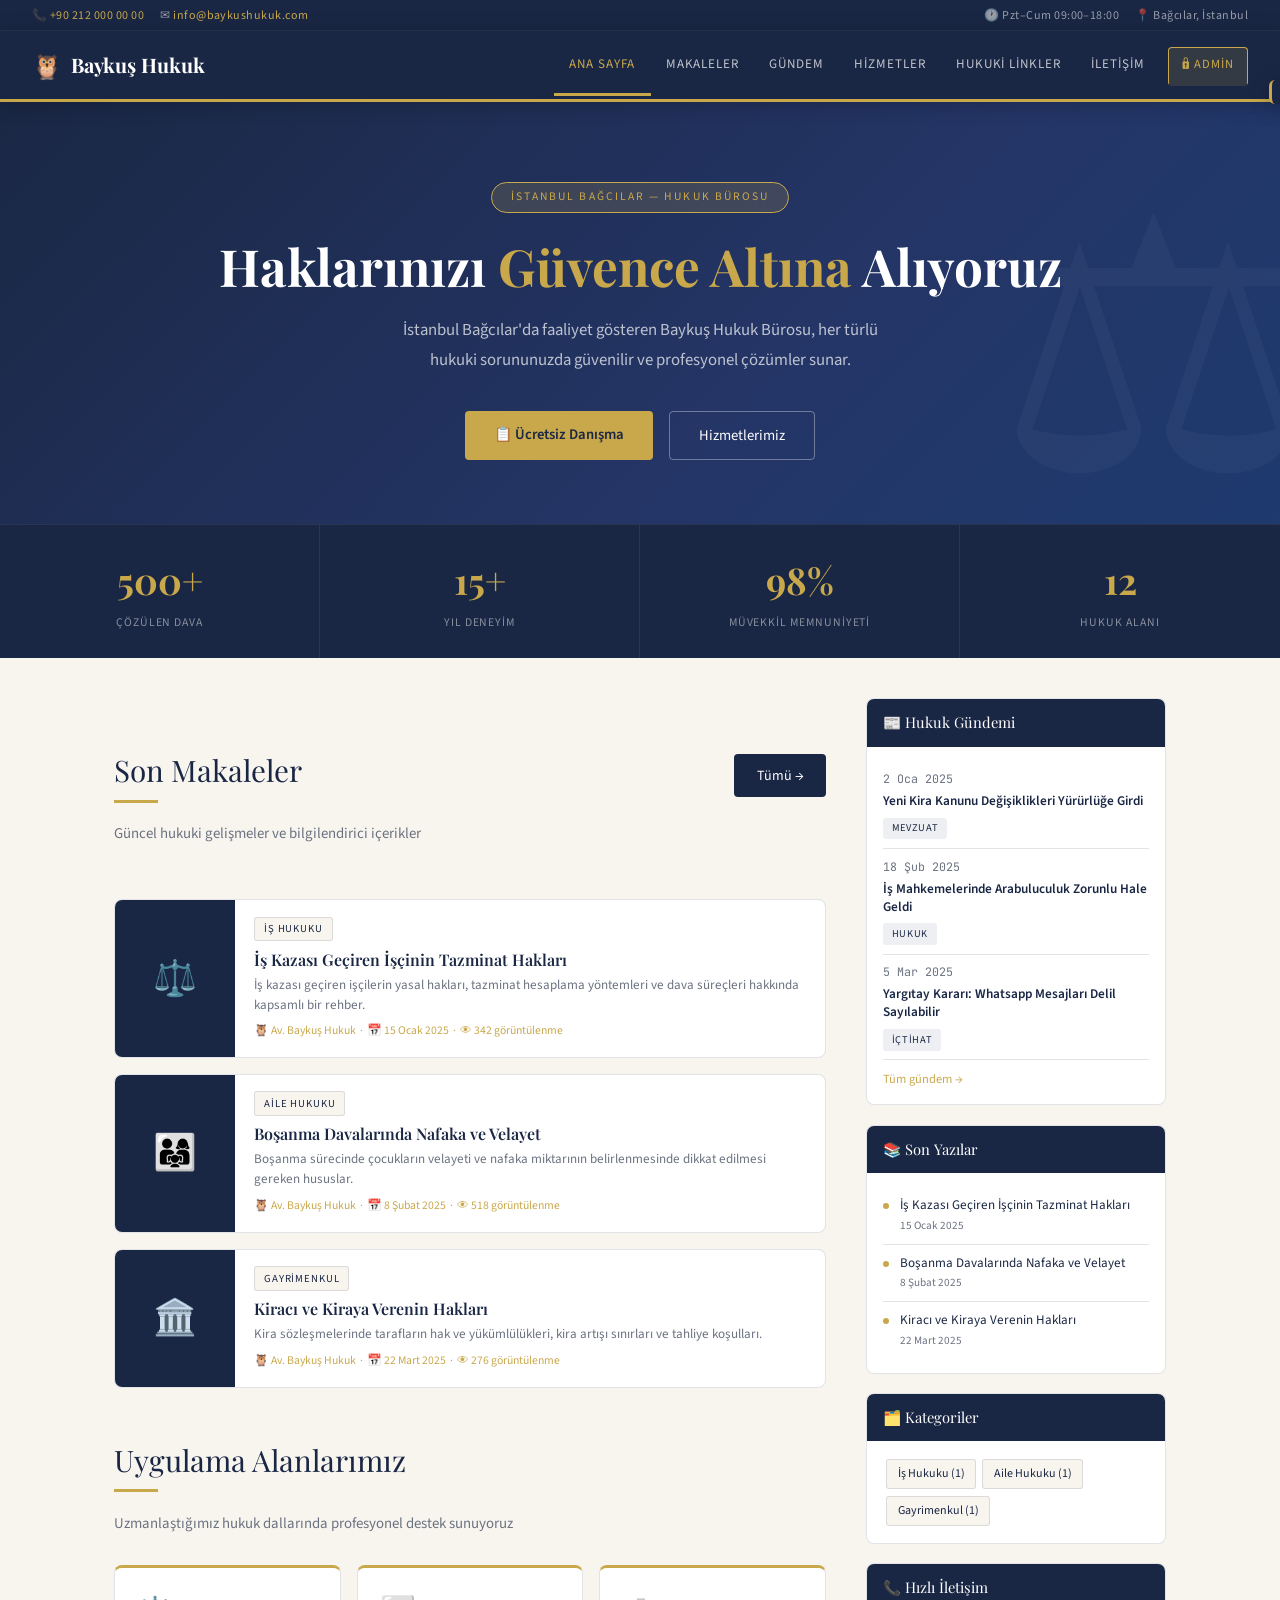
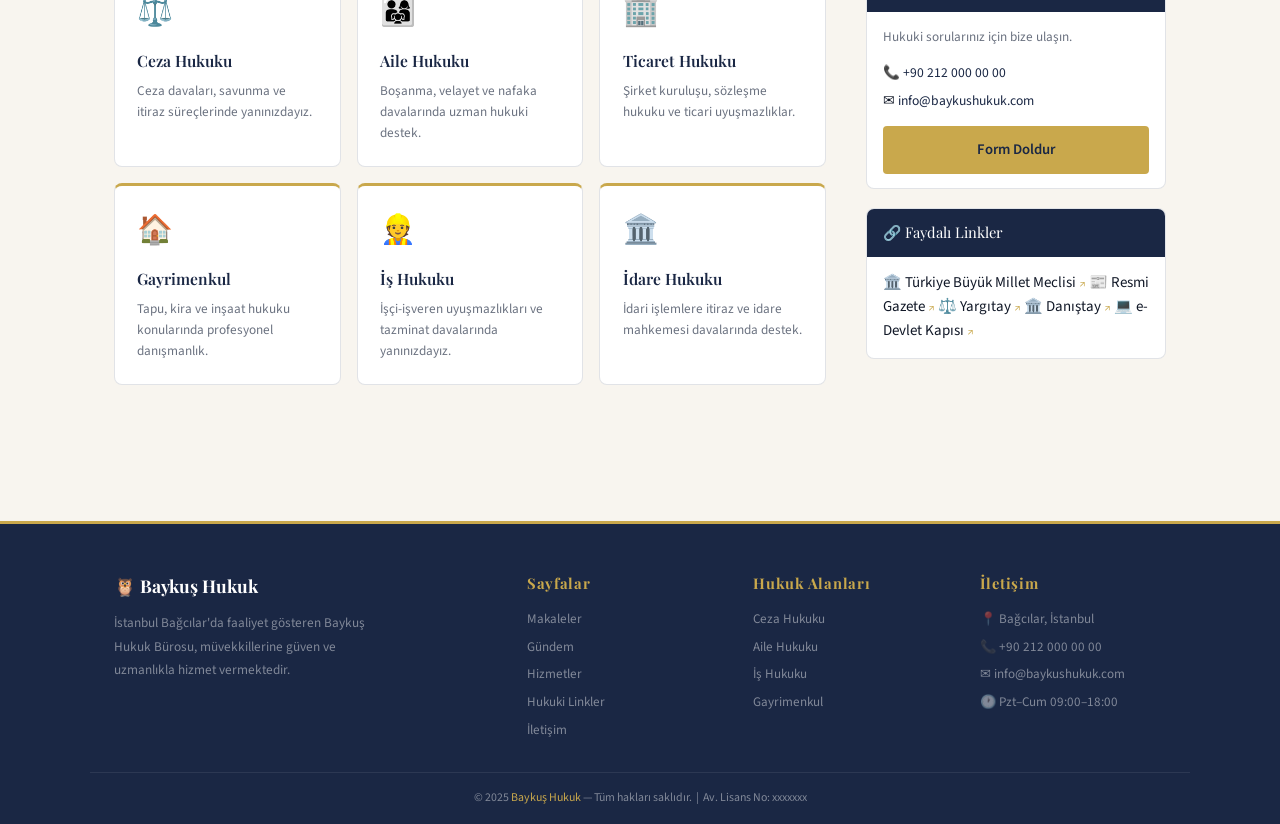
<file: index.html>
<!DOCTYPE html>
<html lang="tr">
<head>
<meta charset="UTF-8">
<meta name="viewport" content="width=device-width, initial-scale=1.0">
<meta name="description" content="Baykuş Hukuk Bürosu — İstanbul Bağcılar'da profesyonel hukuki danışmanlık ve dava takip hizmetleri.">
<meta name="robots" content="index, follow">
<title>Baykuş Hukuk — Profesyonel Hukuk Bürosu</title>
<link rel="stylesheet" href="css/style.css">
</head>
<body>

<!-- TOPBAR -->
<div class="topbar">
  <div class="topbar-left">
    <span>📞 <a href="tel:+902120000000">+90 212 000 00 00</a></span>
    <span>✉ <a href="mailto:info@baykushukuk.com">info@baykushukuk.com</a></span>
  </div>
  <div class="topbar-right">
    <span>🕐 Pzt–Cum 09:00–18:00</span>
    <span>📍 Bağcılar, İstanbul</span>
  </div>
</div>

<!-- NAV -->
<nav>
  <a href="index.html" class="logo"><span class="logo-owl">🦉</span> Baykuş Hukuk</a>
  <div class="nav-links">
    <a href="index.html" class="active">Ana Sayfa</a>
    <a href="makaleler.html">Makaleler</a>
    <a href="gundem.html">Gündem</a>
    <a href="hizmetler.html">Hizmetler</a>
    <a href="linkler.html">Hukuki Linkler</a>
    <a href="iletisim.html">İletişim</a>
    <a href="admin/giris.html" class="nav-admin-btn">🔒 Admin</a>
  </div>
</nav>

<!-- HERO -->
<section class="hero">
  <div class="hero-badge">İstanbul Bağcılar — Hukuk Bürosu</div>
  <h1 data-setting="heroText">Haklarınızı <span>Güvence Altına</span> Alıyoruz</h1>
  <p data-setting="heroDesc">İstanbul Bağcılar'da faaliyet gösteren Baykuş Hukuk Bürosu, her türlü hukuki sorununuzda güvenilir ve profesyonel çözümler sunar.</p>
  <div class="hero-btns">
    <a href="iletisim.html" class="btn-primary">📋 Ücretsiz Danışma</a>
    <a href="hizmetler.html" class="btn-outline">Hizmetlerimiz</a>
  </div>
</section>

<!-- STATS -->
<div class="stats">
  <div class="stat"><div class="stat-num">500+</div><div class="stat-label">Çözülen Dava</div></div>
  <div class="stat"><div class="stat-num">15+</div><div class="stat-label">Yıl Deneyim</div></div>
  <div class="stat"><div class="stat-num">98%</div><div class="stat-label">Müvekkil Memnuniyeti</div></div>
  <div class="stat"><div class="stat-num">12</div><div class="stat-label">Hukuk Alanı</div></div>
</div>

<!-- MAIN CONTENT -->
<div class="main-wrap">
  <div class="content-area">

    <!-- Son Makaleler -->
    <div class="section">
      <div class="section-hdr">
        <div>
          <div class="section-title">Son Makaleler</div>
          <div class="gold-line"></div>
          <p class="section-subtitle">Güncel hukuki gelişmeler ve bilgilendirici içerikler</p>
        </div>
        <a href="makaleler.html" class="btn-secondary" style="margin-top:.5rem">Tümü →</a>
      </div>
      <div class="article-grid" id="home-articles">
        <!-- JS tarafından doldurulur -->
      </div>
    </div>

    <!-- Hizmetler -->
    <div class="section" style="padding-top:0">
      <div class="section-title">Uygulama Alanlarımız</div>
      <div class="gold-line"></div>
      <p class="section-subtitle">Uzmanlaştığımız hukuk dallarında profesyonel destek sunuyoruz</p>
      <div class="services-grid">
        <div class="service-card">
          <div class="service-icon">⚖️</div>
          <div class="service-title">Ceza Hukuku</div>
          <div class="service-desc">Ceza davaları, savunma ve itiraz süreçlerinde yanınızdayız.</div>
        </div>
        <div class="service-card">
          <div class="service-icon">👨‍👩‍👧</div>
          <div class="service-title">Aile Hukuku</div>
          <div class="service-desc">Boşanma, velayet ve nafaka davalarında uzman hukuki destek.</div>
        </div>
        <div class="service-card">
          <div class="service-icon">🏢</div>
          <div class="service-title">Ticaret Hukuku</div>
          <div class="service-desc">Şirket kuruluşu, sözleşme hukuku ve ticari uyuşmazlıklar.</div>
        </div>
        <div class="service-card">
          <div class="service-icon">🏠</div>
          <div class="service-title">Gayrimenkul</div>
          <div class="service-desc">Tapu, kira ve inşaat hukuku konularında profesyonel danışmanlık.</div>
        </div>
        <div class="service-card">
          <div class="service-icon">👷</div>
          <div class="service-title">İş Hukuku</div>
          <div class="service-desc">İşçi-işveren uyuşmazlıkları ve tazminat davalarında yanınızdayız.</div>
        </div>
        <div class="service-card">
          <div class="service-icon">🏛️</div>
          <div class="service-title">İdare Hukuku</div>
          <div class="service-desc">İdari işlemlere itiraz ve idare mahkemesi davalarında destek.</div>
        </div>
      </div>
    </div>

  </div>

  <!-- SIDEBAR -->
  <aside class="sidebar">

    <!-- Son Gündem -->
    <div class="sidebar-widget">
      <div class="sidebar-widget-hdr">📰 Hukuk Gündemi</div>
      <div class="sidebar-widget-body">
        <div id="sidebar-gundem"></div>
        <a href="gundem.html" style="font-size:.78rem;color:var(--gold);text-decoration:none;display:block;margin-top:.6rem">Tüm gündem →</a>
      </div>
    </div>

    <!-- Son Makaleler -->
    <div class="sidebar-widget">
      <div class="sidebar-widget-hdr">📚 Son Yazılar</div>
      <div class="sidebar-widget-body" id="sidebar-recent"></div>
    </div>

    <!-- Kategoriler -->
    <div class="sidebar-widget">
      <div class="sidebar-widget-hdr">🗂️ Kategoriler</div>
      <div class="sidebar-widget-body" id="sidebar-cats"></div>
    </div>

    <!-- İletişim -->
    <div class="sidebar-widget">
      <div class="sidebar-widget-hdr">📞 Hızlı İletişim</div>
      <div class="sidebar-widget-body">
        <p style="font-size:.83rem;color:var(--muted);line-height:1.6;margin-bottom:.9rem">Hukuki sorularınız için bize ulaşın.</p>
        <p style="font-size:.85rem;margin-bottom:.4rem">📞 <a href="tel:+902120000000" style="color:var(--navy);text-decoration:none">+90 212 000 00 00</a></p>
        <p style="font-size:.85rem;margin-bottom:.9rem">✉ <a href="mailto:info@baykushukuk.com" style="color:var(--navy);text-decoration:none">info@baykushukuk.com</a></p>
        <a href="iletisim.html" class="btn-primary" style="width:100%;text-align:center;display:block">Form Doldur</a>
      </div>
    </div>

    <!-- Hukuki Linkler -->
    <div class="sidebar-widget">
      <div class="sidebar-widget-hdr">🔗 Faydalı Linkler</div>
      <div class="sidebar-widget-body" id="sidebar-links"></div>
    </div>

  </aside>
</div>

<!-- FOOTER -->
<footer>
  <div class="footer-inner">
    <div class="footer-brand">
      <a href="index.html" class="logo" style="color:#fff;font-size:1.1rem;padding:0;margin-bottom:.7rem">🦉 Baykuş Hukuk</a>
      <p data-setting="footerDesc">İstanbul Bağcılar'da faaliyet gösteren Baykuş Hukuk Bürosu, müvekkillerine güven ve uzmanlıkla hizmet vermektedir.</p>
    </div>
    <div class="footer-col">
      <h4>Sayfalar</h4>
      <a href="makaleler.html">Makaleler</a>
      <a href="gundem.html">Gündem</a>
      <a href="hizmetler.html">Hizmetler</a>
      <a href="linkler.html">Hukuki Linkler</a>
      <a href="iletisim.html">İletişim</a>
    </div>
    <div class="footer-col">
      <h4>Hukuk Alanları</h4>
      <a href="hizmetler.html">Ceza Hukuku</a>
      <a href="hizmetler.html">Aile Hukuku</a>
      <a href="hizmetler.html">İş Hukuku</a>
      <a href="hizmetler.html">Gayrimenkul</a>
    </div>
    <div class="footer-col">
      <h4>İletişim</h4>
      <p>📍 Bağcılar, İstanbul</p>
      <p>📞 +90 212 000 00 00</p>
      <p>✉ info@baykushukuk.com</p>
      <p>🕐 Pzt–Cum 09:00–18:00</p>
    </div>
  </div>
  <div class="footer-bottom">
    © 2025 <span style="color:var(--gold)">Baykuş Hukuk</span> — Tüm hakları saklıdır. &nbsp;|&nbsp; <span data-setting="license">Av. Lisans No: xxxxxxx</span>
  </div>
</footer>

<div id="notify" class="notify"></div>

<script src="js/data.js"></script>
<script src="js/main.js"></script>
<script>
// Ana sayfa: son makaleler
document.addEventListener('DOMContentLoaded', () => {
  const articles = getArticles().filter(a => a.published).slice(0, 4);
  const el = document.getElementById('home-articles');
  if (!el) return;
  el.innerHTML = articles.map(a => `
    <a href="makale.html?slug=${a.slug}" class="article-card">
      <div class="article-thumb" style="${a.img ? 'background-image:url('+a.img+')' : ''}">
        ${!a.img ? a.emoji : ''}
      </div>
      <div class="article-body">
        <span class="article-tag">${a.cat}</span>
        <div class="article-title">${a.title}</div>
        <div class="article-excerpt">${a.excerpt}</div>
        <div class="article-meta">🦉 ${a.author} &nbsp;·&nbsp; 📅 ${a.date} &nbsp;·&nbsp; 👁 ${a.views} görüntülenme</div>
      </div>
    </a>
  `).join('');

  // Sidebar gündem
  const gundem = getGundem().slice(0, 3);
  const sg = document.getElementById('sidebar-gundem');
  if (sg) {
    sg.innerHTML = gundem.map(g => `
      <div style="padding:.55rem 0;border-bottom:.5px solid var(--border)">
        <div style="font-size:.73rem;color:var(--muted);font-family:'JetBrains Mono',monospace;margin-bottom:.2rem">${g.date}</div>
        <div style="font-size:.83rem;color:var(--navy);font-weight:600;line-height:1.35">${g.title}</div>
        <span class="gundem-tag">${g.tag}</span>
      </div>
    `).join('');
  }
});
</script>
</body>
</html>
</file>
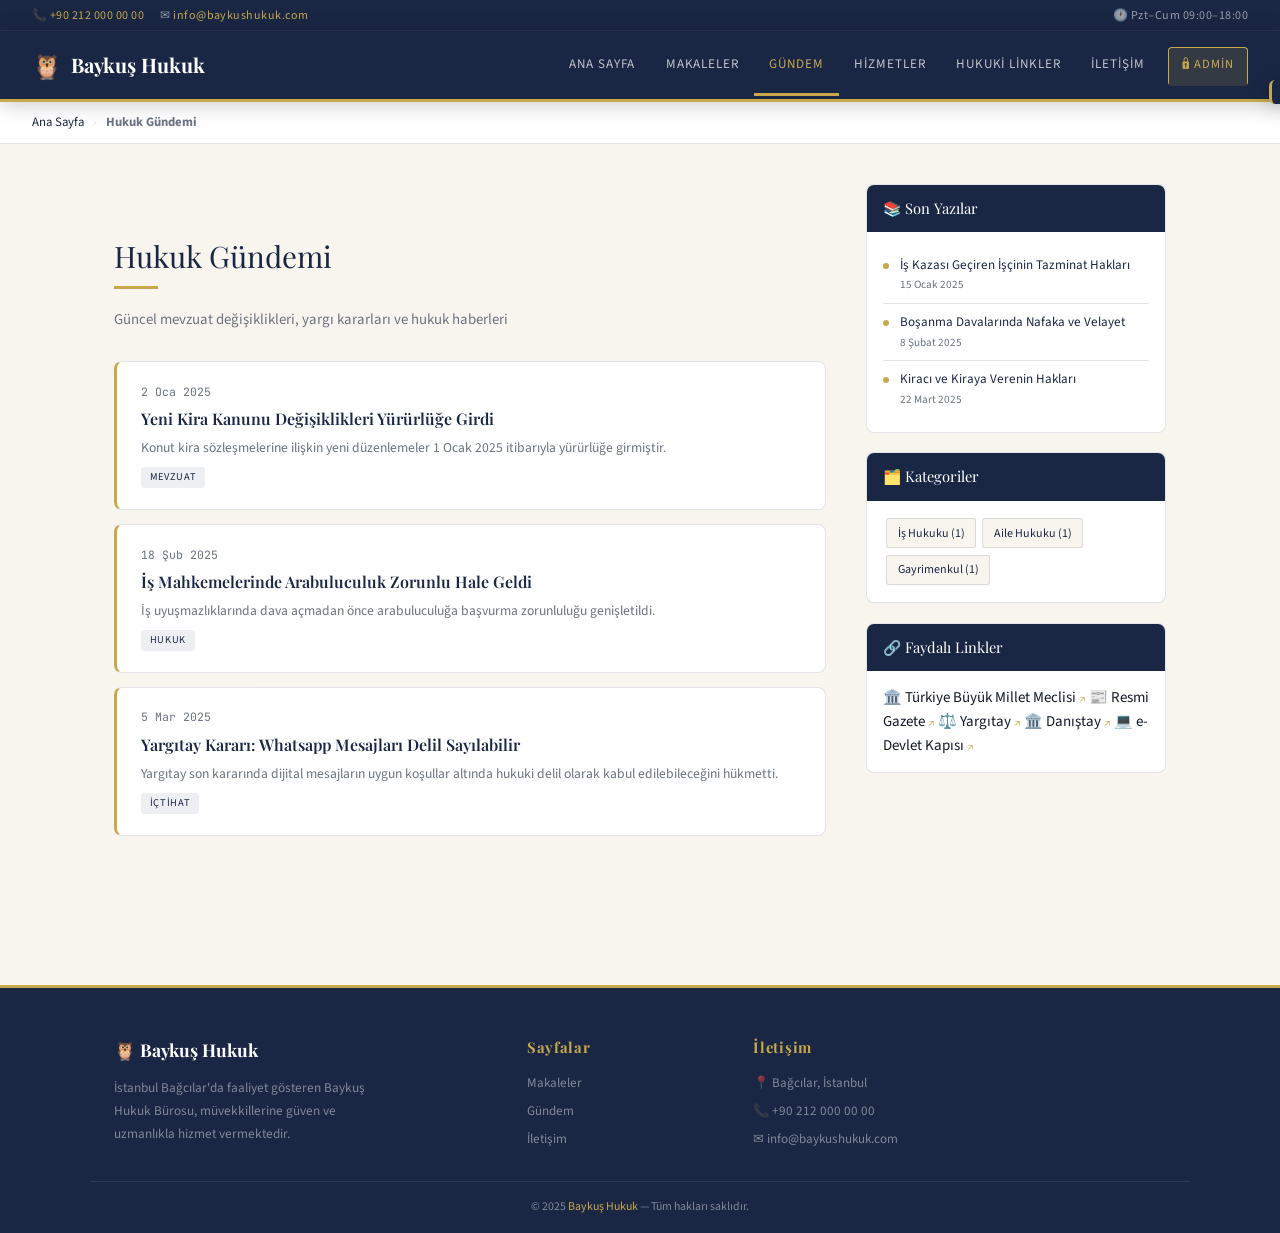
<file: gundem.html>
<!DOCTYPE html>
<html lang="tr">
<head>
<meta charset="UTF-8">
<meta name="viewport" content="width=device-width, initial-scale=1.0">
<meta name="description" content="Baykuş Hukuk — Güncel hukuk haberleri ve mevzuat değişiklikleri.">
<title>Hukuk Gündemi — Baykuş Hukuk</title>
<link rel="stylesheet" href="css/style.css">
</head>
<body>

<div class="topbar">
  <div class="topbar-left">
    <span>📞 <a href="tel:+902120000000">+90 212 000 00 00</a></span>
    <span>✉ <a href="mailto:info@baykushukuk.com">info@baykushukuk.com</a></span>
  </div>
  <div class="topbar-right"><span>🕐 Pzt–Cum 09:00–18:00</span></div>
</div>

<nav>
  <a href="index.html" class="logo"><span class="logo-owl">🦉</span> Baykuş Hukuk</a>
  <div class="nav-links">
    <a href="index.html">Ana Sayfa</a>
    <a href="makaleler.html">Makaleler</a>
    <a href="gundem.html" class="active">Gündem</a>
    <a href="hizmetler.html">Hizmetler</a>
    <a href="linkler.html">Hukuki Linkler</a>
    <a href="iletisim.html">İletişim</a>
    <a href="admin/giris.html" class="nav-admin-btn">🔒 Admin</a>
  </div>
</nav>

<div class="breadcrumb">
  <a href="index.html">Ana Sayfa</a> <span>›</span> <strong>Hukuk Gündemi</strong>
</div>

<div class="main-wrap">
  <div class="content-area">
    <div class="section">
      <div class="section-title">Hukuk Gündemi</div>
      <div class="gold-line"></div>
      <p class="section-subtitle">Güncel mevzuat değişiklikleri, yargı kararları ve hukuk haberleri</p>
      <div id="gundem-list"></div>
    </div>
  </div>
  <aside class="sidebar">
    <div class="sidebar-widget">
      <div class="sidebar-widget-hdr">📚 Son Yazılar</div>
      <div class="sidebar-widget-body" id="sidebar-recent"></div>
    </div>
    <div class="sidebar-widget">
      <div class="sidebar-widget-hdr">🗂️ Kategoriler</div>
      <div class="sidebar-widget-body" id="sidebar-cats"></div>
    </div>
    <div class="sidebar-widget">
      <div class="sidebar-widget-hdr">🔗 Faydalı Linkler</div>
      <div class="sidebar-widget-body" id="sidebar-links"></div>
    </div>
  </aside>
</div>

<footer>
  <div class="footer-inner">
    <div class="footer-brand">
      <a href="index.html" class="logo" style="color:#fff;font-size:1.1rem;padding:0;margin-bottom:.7rem">🦉 Baykuş Hukuk</a>
      <p>İstanbul Bağcılar'da faaliyet gösteren Baykuş Hukuk Bürosu, müvekkillerine güven ve uzmanlıkla hizmet vermektedir.</p>
    </div>
    <div class="footer-col"><h4>Sayfalar</h4><a href="makaleler.html">Makaleler</a><a href="gundem.html">Gündem</a><a href="iletisim.html">İletişim</a></div>
    <div class="footer-col"><h4>İletişim</h4><p>📍 Bağcılar, İstanbul</p><p>📞 +90 212 000 00 00</p><p>✉ info@baykushukuk.com</p></div>
  </div>
  <div class="footer-bottom">© 2025 <span style="color:var(--gold)">Baykuş Hukuk</span> — Tüm hakları saklıdır.</div>
</footer>

<div id="notify" class="notify"></div>
<script src="js/data.js"></script>
<script src="js/main.js"></script>
<script>
document.addEventListener('DOMContentLoaded', () => {
  const items = getGundem();
  const el = document.getElementById('gundem-list');
  el.innerHTML = items.length ? items.map(g => `
    <div class="gundem-item">
      <div class="gundem-date">${g.date}</div>
      <div class="gundem-title">${g.title}</div>
      <div class="gundem-text">${g.text}</div>
      ${g.link ? `<a href="${g.link}" target="_blank" rel="noopener" style="font-size:.78rem;color:var(--gold);margin-top:.5rem;display:inline-block">Devamını oku →</a>` : ''}
      <div><span class="gundem-tag">${g.tag}</span></div>
    </div>
  `).join('') : '<p style="color:var(--muted)">Henüz gündem eklenmedi.</p>';
});
</script>
</body>
</html>
</file>
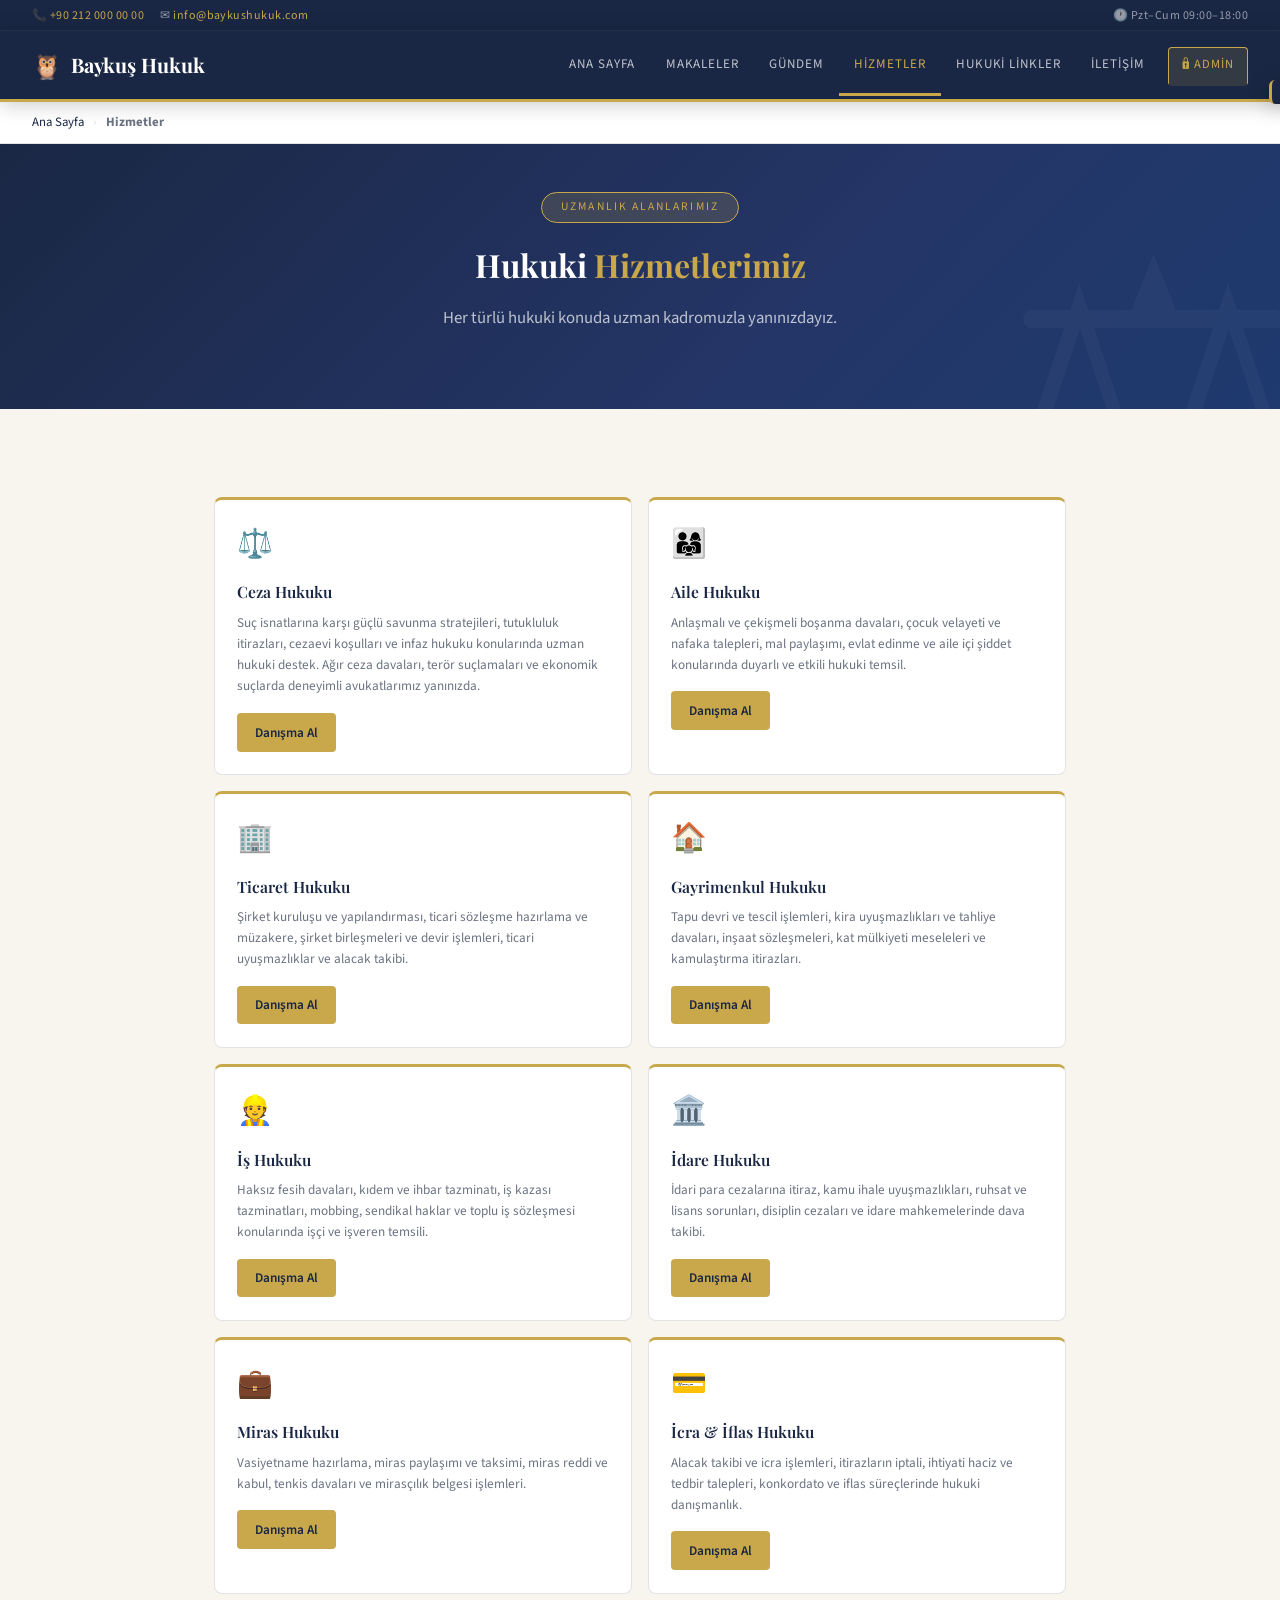
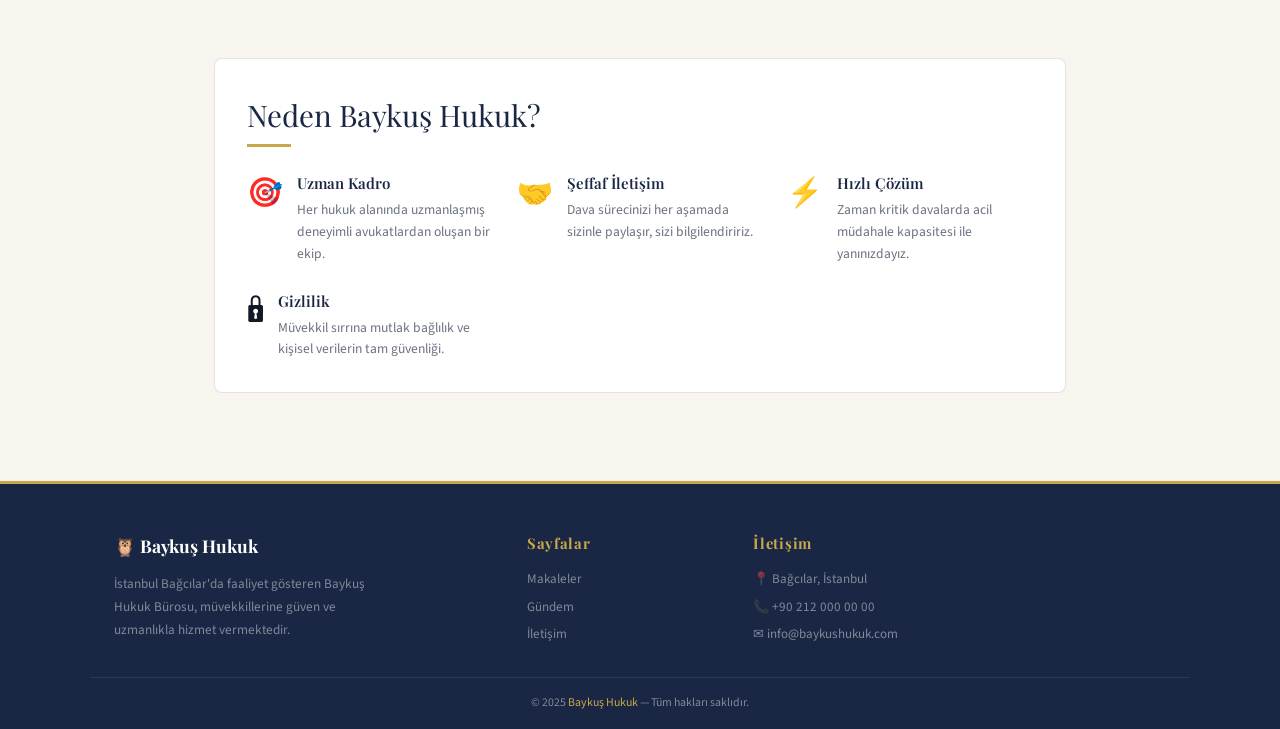
<file: hizmetler.html>
<!DOCTYPE html>
<html lang="tr">
<head>
<meta charset="UTF-8">
<meta name="viewport" content="width=device-width, initial-scale=1.0">
<title>Hizmetler — Baykuş Hukuk</title>
<link rel="stylesheet" href="css/style.css">
</head>
<body>

<div class="topbar">
  <div class="topbar-left">
    <span>📞 <a href="tel:+902120000000">+90 212 000 00 00</a></span>
    <span>✉ <a href="mailto:info@baykushukuk.com">info@baykushukuk.com</a></span>
  </div>
  <div class="topbar-right"><span>🕐 Pzt–Cum 09:00–18:00</span></div>
</div>

<nav>
  <a href="index.html" class="logo"><span class="logo-owl">🦉</span> Baykuş Hukuk</a>
  <div class="nav-links">
    <a href="index.html">Ana Sayfa</a>
    <a href="makaleler.html">Makaleler</a>
    <a href="gundem.html">Gündem</a>
    <a href="hizmetler.html" class="active">Hizmetler</a>
    <a href="linkler.html">Hukuki Linkler</a>
    <a href="iletisim.html">İletişim</a>
    <a href="admin/giris.html" class="nav-admin-btn">🔒 Admin</a>
  </div>
</nav>

<div class="breadcrumb">
  <a href="index.html">Ana Sayfa</a> <span>›</span> <strong>Hizmetler</strong>
</div>

<section class="hero" style="padding:3rem 2.5rem 2.5rem">
  <div class="hero-badge">Uzmanlık Alanlarımız</div>
  <h1 style="font-size:2rem">Hukuki <span>Hizmetlerimiz</span></h1>
  <p>Her türlü hukuki konuda uzman kadromuzla yanınızdayız.</p>
</section>

<div class="main-wrap full">
  <div class="content-area">
    <div class="section">
      <div class="services-grid" style="grid-template-columns:repeat(auto-fit,minmax(280px,1fr))">

        <div class="service-card">
          <div class="service-icon">⚖️</div>
          <div class="service-title">Ceza Hukuku</div>
          <div class="service-desc">Suç isnatlarına karşı güçlü savunma stratejileri, tutukluluk itirazları, cezaevi koşulları ve infaz hukuku konularında uzman hukuki destek. Ağır ceza davaları, terör suçlamaları ve ekonomik suçlarda deneyimli avukatlarımız yanınızda.</div>
          <a href="iletisim.html" class="btn-primary" style="margin-top:1rem;display:inline-block;font-size:.83rem;padding:.55rem 1.1rem">Danışma Al</a>
        </div>

        <div class="service-card">
          <div class="service-icon">👨‍👩‍👧</div>
          <div class="service-title">Aile Hukuku</div>
          <div class="service-desc">Anlaşmalı ve çekişmeli boşanma davaları, çocuk velayeti ve nafaka talepleri, mal paylaşımı, evlat edinme ve aile içi şiddet konularında duyarlı ve etkili hukuki temsil.</div>
          <a href="iletisim.html" class="btn-primary" style="margin-top:1rem;display:inline-block;font-size:.83rem;padding:.55rem 1.1rem">Danışma Al</a>
        </div>

        <div class="service-card">
          <div class="service-icon">🏢</div>
          <div class="service-title">Ticaret Hukuku</div>
          <div class="service-desc">Şirket kuruluşu ve yapılandırması, ticari sözleşme hazırlama ve müzakere, şirket birleşmeleri ve devir işlemleri, ticari uyuşmazlıklar ve alacak takibi.</div>
          <a href="iletisim.html" class="btn-primary" style="margin-top:1rem;display:inline-block;font-size:.83rem;padding:.55rem 1.1rem">Danışma Al</a>
        </div>

        <div class="service-card">
          <div class="service-icon">🏠</div>
          <div class="service-title">Gayrimenkul Hukuku</div>
          <div class="service-desc">Tapu devri ve tescil işlemleri, kira uyuşmazlıkları ve tahliye davaları, inşaat sözleşmeleri, kat mülkiyeti meseleleri ve kamulaştırma itirazları.</div>
          <a href="iletisim.html" class="btn-primary" style="margin-top:1rem;display:inline-block;font-size:.83rem;padding:.55rem 1.1rem">Danışma Al</a>
        </div>

        <div class="service-card">
          <div class="service-icon">👷</div>
          <div class="service-title">İş Hukuku</div>
          <div class="service-desc">Haksız fesih davaları, kıdem ve ihbar tazminatı, iş kazası tazminatları, mobbing, sendikal haklar ve toplu iş sözleşmesi konularında işçi ve işveren temsili.</div>
          <a href="iletisim.html" class="btn-primary" style="margin-top:1rem;display:inline-block;font-size:.83rem;padding:.55rem 1.1rem">Danışma Al</a>
        </div>

        <div class="service-card">
          <div class="service-icon">🏛️</div>
          <div class="service-title">İdare Hukuku</div>
          <div class="service-desc">İdari para cezalarına itiraz, kamu ihale uyuşmazlıkları, ruhsat ve lisans sorunları, disiplin cezaları ve idare mahkemelerinde dava takibi.</div>
          <a href="iletisim.html" class="btn-primary" style="margin-top:1rem;display:inline-block;font-size:.83rem;padding:.55rem 1.1rem">Danışma Al</a>
        </div>

        <div class="service-card">
          <div class="service-icon">💼</div>
          <div class="service-title">Miras Hukuku</div>
          <div class="service-desc">Vasiyetname hazırlama, miras paylaşımı ve taksimi, miras reddi ve kabul, tenkis davaları ve mirasçılık belgesi işlemleri.</div>
          <a href="iletisim.html" class="btn-primary" style="margin-top:1rem;display:inline-block;font-size:.83rem;padding:.55rem 1.1rem">Danışma Al</a>
        </div>

        <div class="service-card">
          <div class="service-icon">💳</div>
          <div class="service-title">İcra & İflas Hukuku</div>
          <div class="service-desc">Alacak takibi ve icra işlemleri, itirazların iptali, ihtiyati haciz ve tedbir talepleri, konkordato ve iflas süreçlerinde hukuki danışmanlık.</div>
          <a href="iletisim.html" class="btn-primary" style="margin-top:1rem;display:inline-block;font-size:.83rem;padding:.55rem 1.1rem">Danışma Al</a>
        </div>

      </div>
    </div>

    <!-- Neden Biz -->
    <div class="section" style="background:#fff;border:.5px solid var(--border);border-radius:8px;padding:2rem;margin-top:1rem">
      <div class="section-title">Neden Baykuş Hukuk?</div>
      <div class="gold-line"></div>
      <div style="display:grid;grid-template-columns:repeat(auto-fit,minmax(220px,1fr));gap:1.5rem;margin-top:1.5rem">
        <div style="display:flex;gap:.85rem">
          <span style="font-size:1.8rem">🎯</span>
          <div>
            <div style="font-family:'Playfair Display',serif;font-weight:600;color:var(--navy);margin-bottom:.25rem">Uzman Kadro</div>
            <div style="font-size:.85rem;color:var(--muted);line-height:1.6">Her hukuk alanında uzmanlaşmış deneyimli avukatlardan oluşan bir ekip.</div>
          </div>
        </div>
        <div style="display:flex;gap:.85rem">
          <span style="font-size:1.8rem">🤝</span>
          <div>
            <div style="font-family:'Playfair Display',serif;font-weight:600;color:var(--navy);margin-bottom:.25rem">Şeffaf İletişim</div>
            <div style="font-size:.85rem;color:var(--muted);line-height:1.6">Dava sürecinizi her aşamada sizinle paylaşır, sizi bilgilendiririz.</div>
          </div>
        </div>
        <div style="display:flex;gap:.85rem">
          <span style="font-size:1.8rem">⚡</span>
          <div>
            <div style="font-family:'Playfair Display',serif;font-weight:600;color:var(--navy);margin-bottom:.25rem">Hızlı Çözüm</div>
            <div style="font-size:.85rem;color:var(--muted);line-height:1.6">Zaman kritik davalarda acil müdahale kapasitesi ile yanınızdayız.</div>
          </div>
        </div>
        <div style="display:flex;gap:.85rem">
          <span style="font-size:1.8rem">🔒</span>
          <div>
            <div style="font-family:'Playfair Display',serif;font-weight:600;color:var(--navy);margin-bottom:.25rem">Gizlilik</div>
            <div style="font-size:.85rem;color:var(--muted);line-height:1.6">Müvekkil sırrına mutlak bağlılık ve kişisel verilerin tam güvenliği.</div>
          </div>
        </div>
      </div>
    </div>

  </div>
</div>

<footer>
  <div class="footer-inner">
    <div class="footer-brand">
      <a href="index.html" class="logo" style="color:#fff;font-size:1.1rem;padding:0;margin-bottom:.7rem">🦉 Baykuş Hukuk</a>
      <p>İstanbul Bağcılar'da faaliyet gösteren Baykuş Hukuk Bürosu, müvekkillerine güven ve uzmanlıkla hizmet vermektedir.</p>
    </div>
    <div class="footer-col"><h4>Sayfalar</h4><a href="makaleler.html">Makaleler</a><a href="gundem.html">Gündem</a><a href="iletisim.html">İletişim</a></div>
    <div class="footer-col"><h4>İletişim</h4><p>📍 Bağcılar, İstanbul</p><p>📞 +90 212 000 00 00</p><p>✉ info@baykushukuk.com</p></div>
  </div>
  <div class="footer-bottom">© 2025 <span style="color:var(--gold)">Baykuş Hukuk</span> — Tüm hakları saklıdır.</div>
</footer>

<div id="notify" class="notify"></div>
<script src="js/data.js"></script>
<script src="js/main.js"></script>
</body>
</html>
</file>
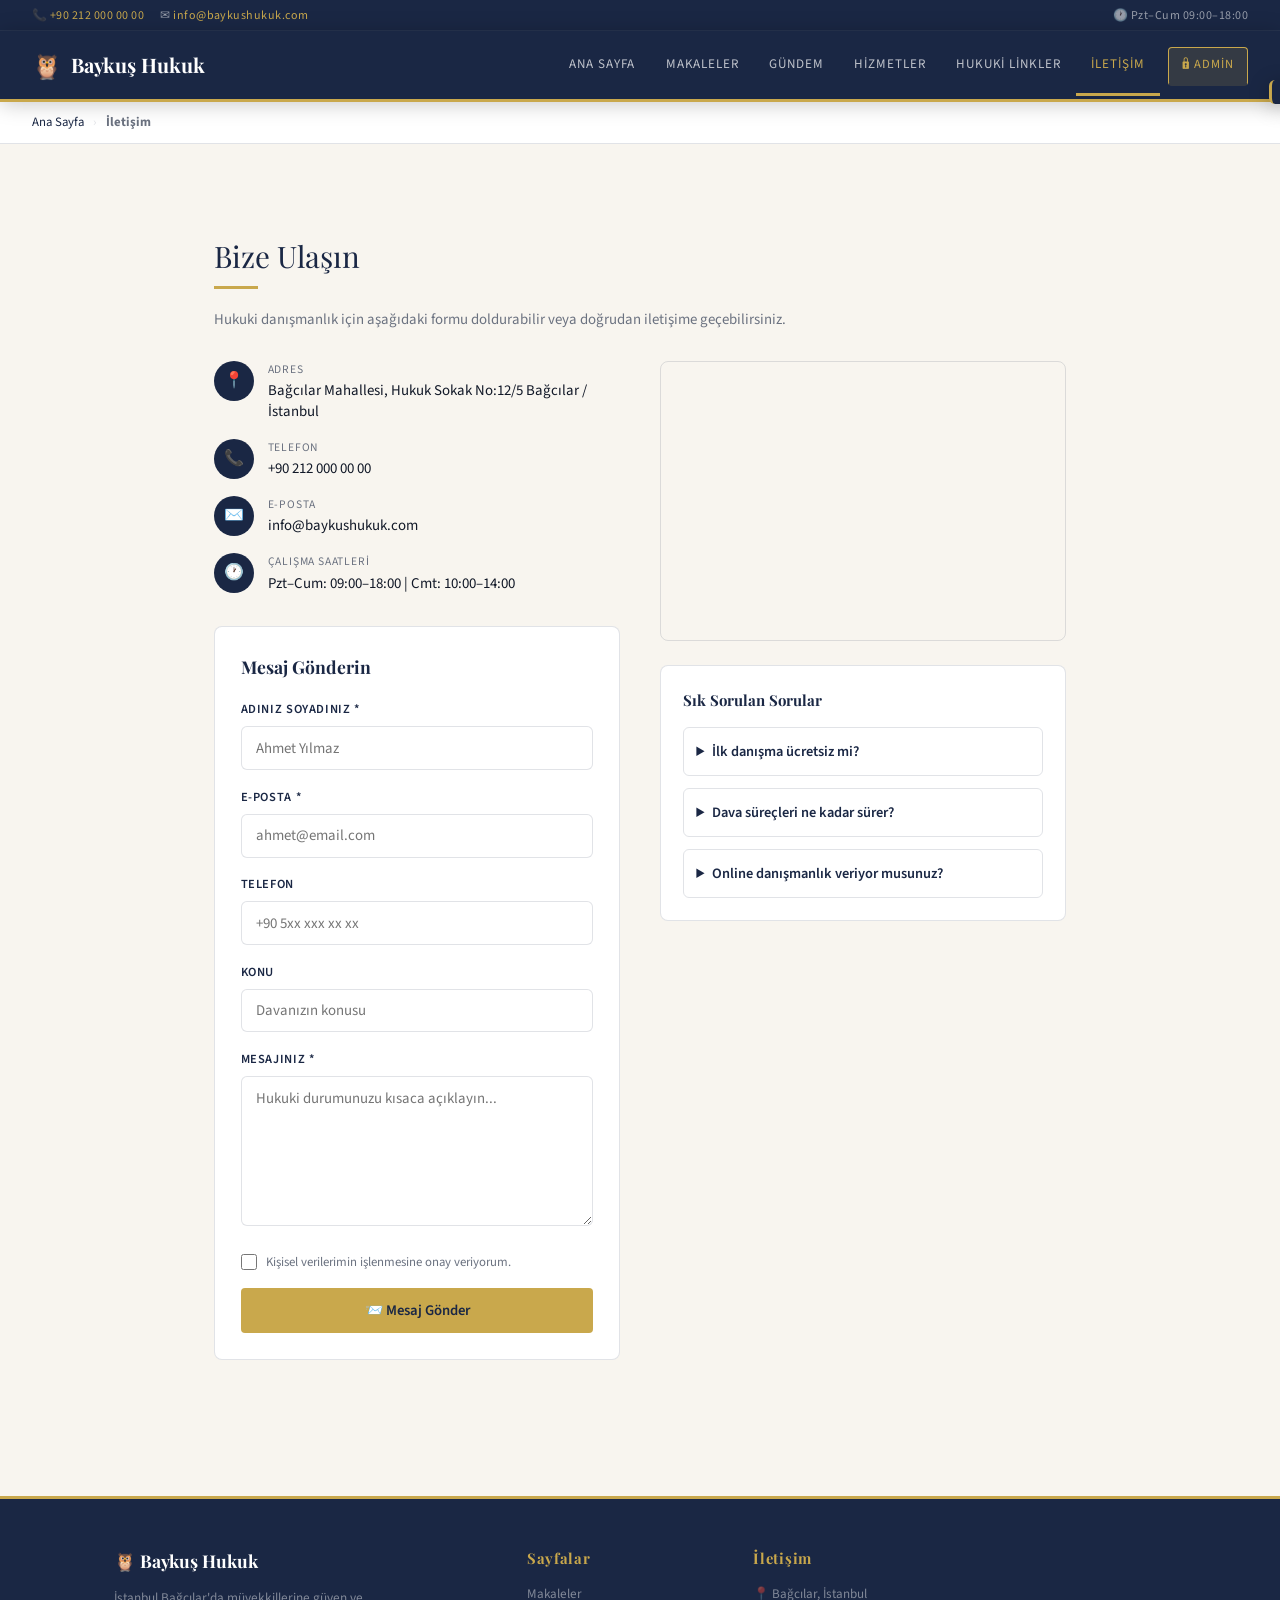
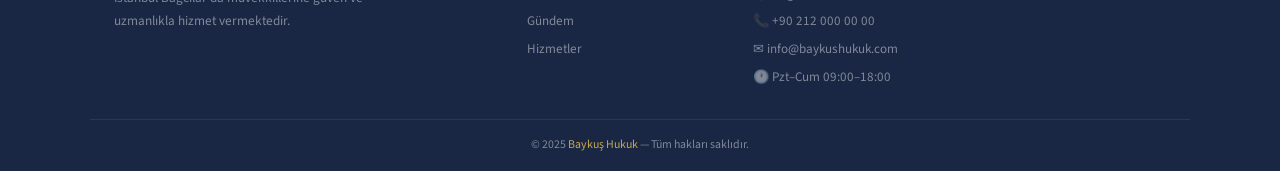
<file: iletisim.html>
<!DOCTYPE html>
<html lang="tr">
<head>
<meta charset="UTF-8">
<meta name="viewport" content="width=device-width, initial-scale=1.0">
<title>İletişim — Baykuş Hukuk</title>
<link rel="stylesheet" href="css/style.css">
</head>
<body>
<div class="topbar">
  <div class="topbar-left"><span>📞 <a href="tel:+902120000000">+90 212 000 00 00</a></span><span>✉ <a href="mailto:info@baykushukuk.com">info@baykushukuk.com</a></span></div>
  <div class="topbar-right"><span>🕐 Pzt–Cum 09:00–18:00</span></div>
</div>
<nav>
  <a href="index.html" class="logo"><span class="logo-owl">🦉</span> Baykuş Hukuk</a>
  <div class="nav-links">
    <a href="index.html">Ana Sayfa</a>
    <a href="makaleler.html">Makaleler</a>
    <a href="gundem.html">Gündem</a>
    <a href="hizmetler.html">Hizmetler</a>
    <a href="linkler.html">Hukuki Linkler</a>
    <a href="iletisim.html" class="active">İletişim</a>
    <a href="admin/giris.html" class="nav-admin-btn">🔒 Admin</a>
  </div>
</nav>
<div class="breadcrumb"><a href="index.html">Ana Sayfa</a> <span>›</span> <strong>İletişim</strong></div>
<div class="main-wrap full">
  <div class="content-area">
    <div class="section">
      <div class="section-title">Bize Ulaşın</div>
      <div class="gold-line"></div>
      <p class="section-subtitle">Hukuki danışmanlık için aşağıdaki formu doldurabilir veya doğrudan iletişime geçebilirsiniz.</p>

      <div class="contact-grid">
        <div>
          <div style="margin-bottom:2rem">
            <div class="contact-item"><div class="c-icon">📍</div><div><div class="c-label">Adres</div><div class="c-val" data-setting="address">Bağcılar Mahallesi, Hukuk Sokak No:12/5<br>Bağcılar / İstanbul</div></div></div>
            <div class="contact-item"><div class="c-icon">📞</div><div><div class="c-label">Telefon</div><div class="c-val" data-setting="phone">+90 212 000 00 00</div></div></div>
            <div class="contact-item"><div class="c-icon">✉️</div><div><div class="c-label">E-posta</div><div class="c-val" data-setting="email">info@baykushukuk.com</div></div></div>
            <div class="contact-item"><div class="c-icon">🕐</div><div><div class="c-label">Çalışma Saatleri</div><div class="c-val" data-setting="hours">Pzt–Cum: 09:00–18:00 | Cmt: 10:00–14:00</div></div></div>
          </div>

          <div class="contact-form">
            <h3 style="font-family:'Playfair Display',serif;color:var(--navy);margin-bottom:1.2rem;font-size:1.1rem">Mesaj Gönderin</h3>
            <div class="form-group"><label class="form-label">Adınız Soyadınız *</label><input class="form-input" id="cf-name" type="text" placeholder="Ahmet Yılmaz"></div>
            <div class="form-group"><label class="form-label">E-posta *</label><input class="form-input" id="cf-email" type="email" placeholder="ahmet@email.com"></div>
            <div class="form-group"><label class="form-label">Telefon</label><input class="form-input" id="cf-phone" type="tel" placeholder="+90 5xx xxx xx xx"></div>
            <div class="form-group"><label class="form-label">Konu</label><input class="form-input" id="cf-subject" type="text" placeholder="Davanızın konusu"></div>
            <div class="form-group"><label class="form-label">Mesajınız *</label><textarea class="form-textarea" id="cf-message" placeholder="Hukuki durumunuzu kısaca açıklayın..." style="min-height:150px"></textarea></div>
            <div style="display:flex;align-items:center;gap:.6rem;margin-bottom:1rem">
              <input type="checkbox" id="cf-consent" style="width:16px;height:16px;cursor:pointer">
              <label for="cf-consent" style="font-size:.8rem;color:var(--muted);cursor:pointer">Kişisel verilerimin işlenmesine onay veriyorum.</label>
            </div>
            <button class="btn-primary" style="width:100%" onclick="submitContactForm()">📨 Mesaj Gönder</button>
          </div>
        </div>

        <div>
          <div class="map-container">
            <iframe class="map-iframe" id="map-frame" src="https://www.google.com/maps/embed?pb=!1m18!1m12!1m3!1d48168.09!2d28.8553!3d41.0417!2m3!1f0!2f0!3f0!3m2!1i1024!2i768!4f13.1!3m3!1m2!1s0x14caa4b9f1b6d0ef%3A0x4f47e1d8e6c5!2zQmHEn2PElWxhciwgxLBzdGFuYnVs!5e0!3m2!1str!2str!4v1700000000000" allowfullscreen loading="lazy" referrerpolicy="no-referrer-when-downgrade"></iframe>
          </div>

          <div style="margin-top:1.5rem;background:#fff;border:.5px solid var(--border);border-radius:8px;padding:1.4rem">
            <h4 style="font-family:'Playfair Display',serif;color:var(--navy);margin-bottom:.9rem">Sık Sorulan Sorular</h4>
            <div style="display:flex;flex-direction:column;gap:.75rem">
              <details style="border:.5px solid var(--border);border-radius:6px;padding:.75rem">
                <summary style="cursor:pointer;font-weight:600;color:var(--navy);font-size:.9rem">İlk danışma ücretsiz mi?</summary>
                <p style="margin-top:.6rem;font-size:.85rem;color:var(--muted);line-height:1.6">Evet, ilk 30 dakikalık danışma ücretsizdir. Randevu almak için bizi arayabilir veya form doldurabilirsiniz.</p>
              </details>
              <details style="border:.5px solid var(--border);border-radius:6px;padding:.75rem">
                <summary style="cursor:pointer;font-weight:600;color:var(--navy);font-size:.9rem">Dava süreçleri ne kadar sürer?</summary>
                <p style="margin-top:.6rem;font-size:.85rem;color:var(--muted);line-height:1.6">Dava süresi, türüne ve mahkemeye göre değişmektedir. Detaylı bilgi için danışma randevusu alabilirsiniz.</p>
              </details>
              <details style="border:.5px solid var(--border);border-radius:6px;padding:.75rem">
                <summary style="cursor:pointer;font-weight:600;color:var(--navy);font-size:.9rem">Online danışmanlık veriyor musunuz?</summary>
                <p style="margin-top:.6rem;font-size:.85rem;color:var(--muted);line-height:1.6">Evet, video konferans ve telefon aracılığıyla online danışmanlık hizmeti sunmaktayız.</p>
              </details>
            </div>
          </div>
        </div>
      </div>
    </div>
  </div>
</div>

<footer>
  <div class="footer-inner">
    <div class="footer-brand"><a href="index.html" class="logo" style="color:#fff;font-size:1.1rem;padding:0;margin-bottom:.7rem">🦉 Baykuş Hukuk</a><p>İstanbul Bağcılar'da müvekkillerine güven ve uzmanlıkla hizmet vermektedir.</p></div>
    <div class="footer-col"><h4>Sayfalar</h4><a href="makaleler.html">Makaleler</a><a href="gundem.html">Gündem</a><a href="hizmetler.html">Hizmetler</a></div>
    <div class="footer-col"><h4>İletişim</h4><p>📍 Bağcılar, İstanbul</p><p>📞 +90 212 000 00 00</p><p>✉ info@baykushukuk.com</p><p>🕐 Pzt–Cum 09:00–18:00</p></div>
  </div>
  <div class="footer-bottom">© 2025 <span style="color:var(--gold)">Baykuş Hukuk</span> — Tüm hakları saklıdır.</div>
</footer>

<div id="notify" class="notify"></div>
<script src="js/data.js"></script>
<script src="js/main.js"></script>
<script>
function submitContactForm() {
  const consent = document.getElementById('cf-consent').checked;
  if (!consent) { notify('Lütfen kişisel verilerin işlenmesine onay verin.', 'error'); return; }

  const name    = document.getElementById('cf-name').value.trim();
  const email   = document.getElementById('cf-email').value.trim();
  const phone   = document.getElementById('cf-phone').value.trim();
  const subject = document.getElementById('cf-subject').value.trim();
  const message = document.getElementById('cf-message').value.trim();

  if (!name || !email || !message) { notify('Lütfen zorunlu (*) alanları doldurun.', 'error'); return; }
  if (!/^[^\s@]+@[^\s@]+\.[^\s@]+$/.test(email)) { notify('Geçerli bir e-posta adresi giriniz.', 'error'); return; }

  const messages = Store.get('contact_messages', []);
  messages.unshift({ id: Date.now(), name, email, phone, subject: subject || 'İletişim Formu', message, date: formatDate(), read: false });
  Store.set('contact_messages', messages);

  ['cf-name','cf-email','cf-phone','cf-subject','cf-message'].forEach(id => {
    const el = document.getElementById(id);
    if (el) el.value = '';
  });
  document.getElementById('cf-consent').checked = false;
  notify('Mesajınız alındı. En kısa sürede yanıtlayacağız. ✓');
}

// Harita URL'sini settings'ten güncelle
document.addEventListener('DOMContentLoaded', () => {
  const s = getSettings();
  if (s.mapUrl) document.getElementById('map-frame').src = s.mapUrl;
});
</script>
</body>
</html>
</file>
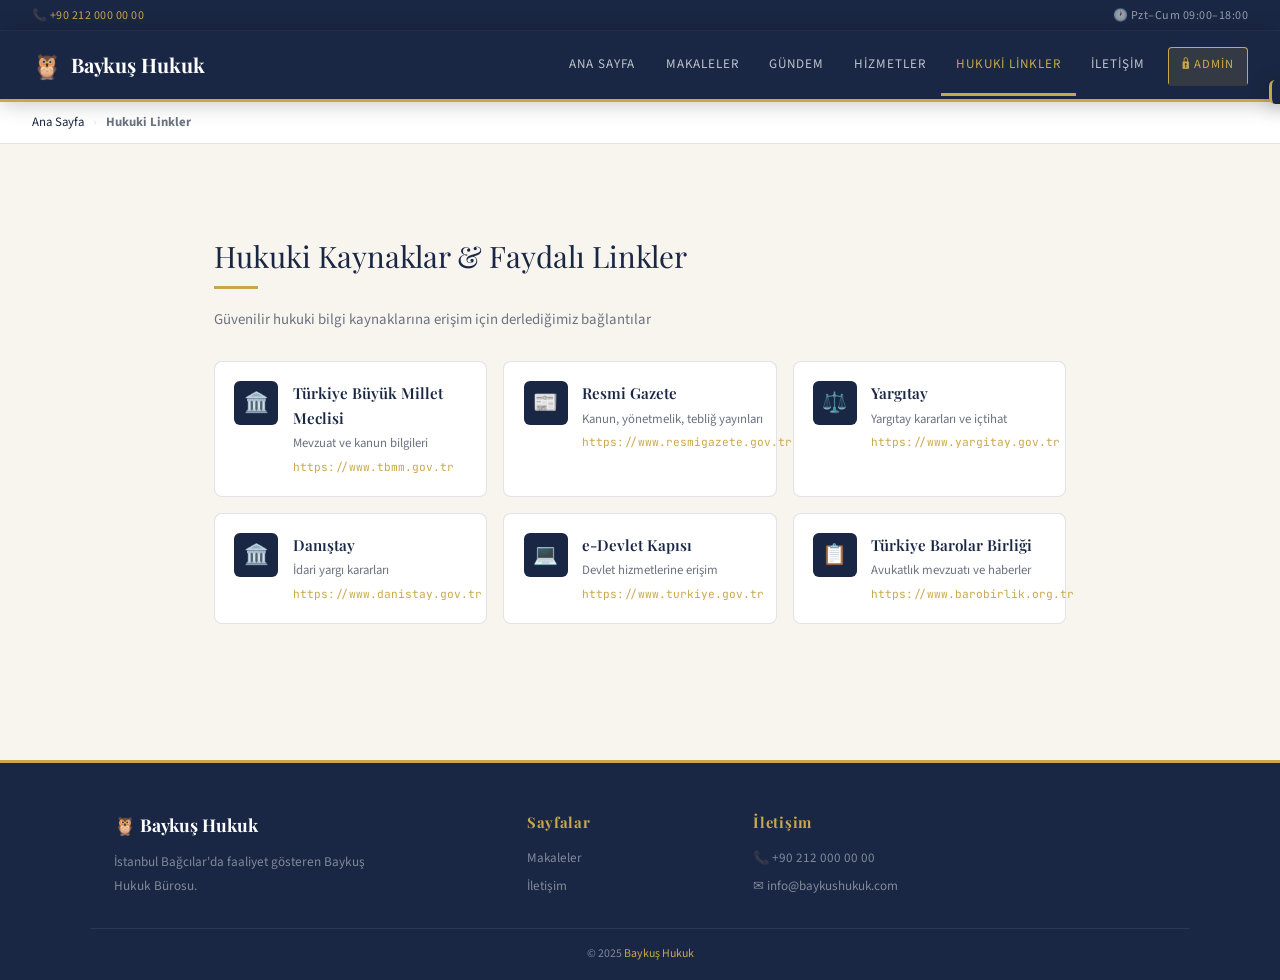
<file: linkler.html>
<!DOCTYPE html>
<html lang="tr">
<head>
<meta charset="UTF-8">
<meta name="viewport" content="width=device-width, initial-scale=1.0">
<title>Hukuki Linkler — Baykuş Hukuk</title>
<link rel="stylesheet" href="css/style.css">
</head>
<body>
<div class="topbar">
  <div class="topbar-left"><span>📞 <a href="tel:+902120000000">+90 212 000 00 00</a></span></div>
  <div class="topbar-right"><span>🕐 Pzt–Cum 09:00–18:00</span></div>
</div>
<nav>
  <a href="index.html" class="logo"><span class="logo-owl">🦉</span> Baykuş Hukuk</a>
  <div class="nav-links">
    <a href="index.html">Ana Sayfa</a>
    <a href="makaleler.html">Makaleler</a>
    <a href="gundem.html">Gündem</a>
    <a href="hizmetler.html">Hizmetler</a>
    <a href="linkler.html" class="active">Hukuki Linkler</a>
    <a href="iletisim.html">İletişim</a>
    <a href="admin/giris.html" class="nav-admin-btn">🔒 Admin</a>
  </div>
</nav>
<div class="breadcrumb"><a href="index.html">Ana Sayfa</a> <span>›</span> <strong>Hukuki Linkler</strong></div>
<div class="main-wrap full">
  <div class="content-area">
    <div class="section">
      <div class="section-title">Hukuki Kaynaklar & Faydalı Linkler</div>
      <div class="gold-line"></div>
      <p class="section-subtitle">Güvenilir hukuki bilgi kaynaklarına erişim için derlediğimiz bağlantılar</p>
      <div class="links-grid" id="links-grid"></div>
    </div>
  </div>
</div>
<footer>
  <div class="footer-inner">
    <div class="footer-brand"><a href="index.html" class="logo" style="color:#fff;font-size:1.1rem;padding:0;margin-bottom:.7rem">🦉 Baykuş Hukuk</a><p>İstanbul Bağcılar'da faaliyet gösteren Baykuş Hukuk Bürosu.</p></div>
    <div class="footer-col"><h4>Sayfalar</h4><a href="makaleler.html">Makaleler</a><a href="iletisim.html">İletişim</a></div>
    <div class="footer-col"><h4>İletişim</h4><p>📞 +90 212 000 00 00</p><p>✉ info@baykushukuk.com</p></div>
  </div>
  <div class="footer-bottom">© 2025 <span style="color:var(--gold)">Baykuş Hukuk</span></div>
</footer>
<div id="notify" class="notify"></div>
<script src="js/data.js"></script>
<script src="js/main.js"></script>
<script>
document.addEventListener('DOMContentLoaded', () => {
  const links = getLinks();
  const el = document.getElementById('links-grid');
  el.innerHTML = links.map(l => `
    <a href="${l.url}" target="_blank" rel="noopener noreferrer" class="link-card">
      <div class="link-icon-box">${l.icon}</div>
      <div>
        <div class="link-info-title">${l.name}</div>
        <div class="link-info-desc">${l.desc}</div>
        <div class="link-url">${l.url}</div>
      </div>
    </a>
  `).join('');
});
</script>
</body>
</html>
</file>
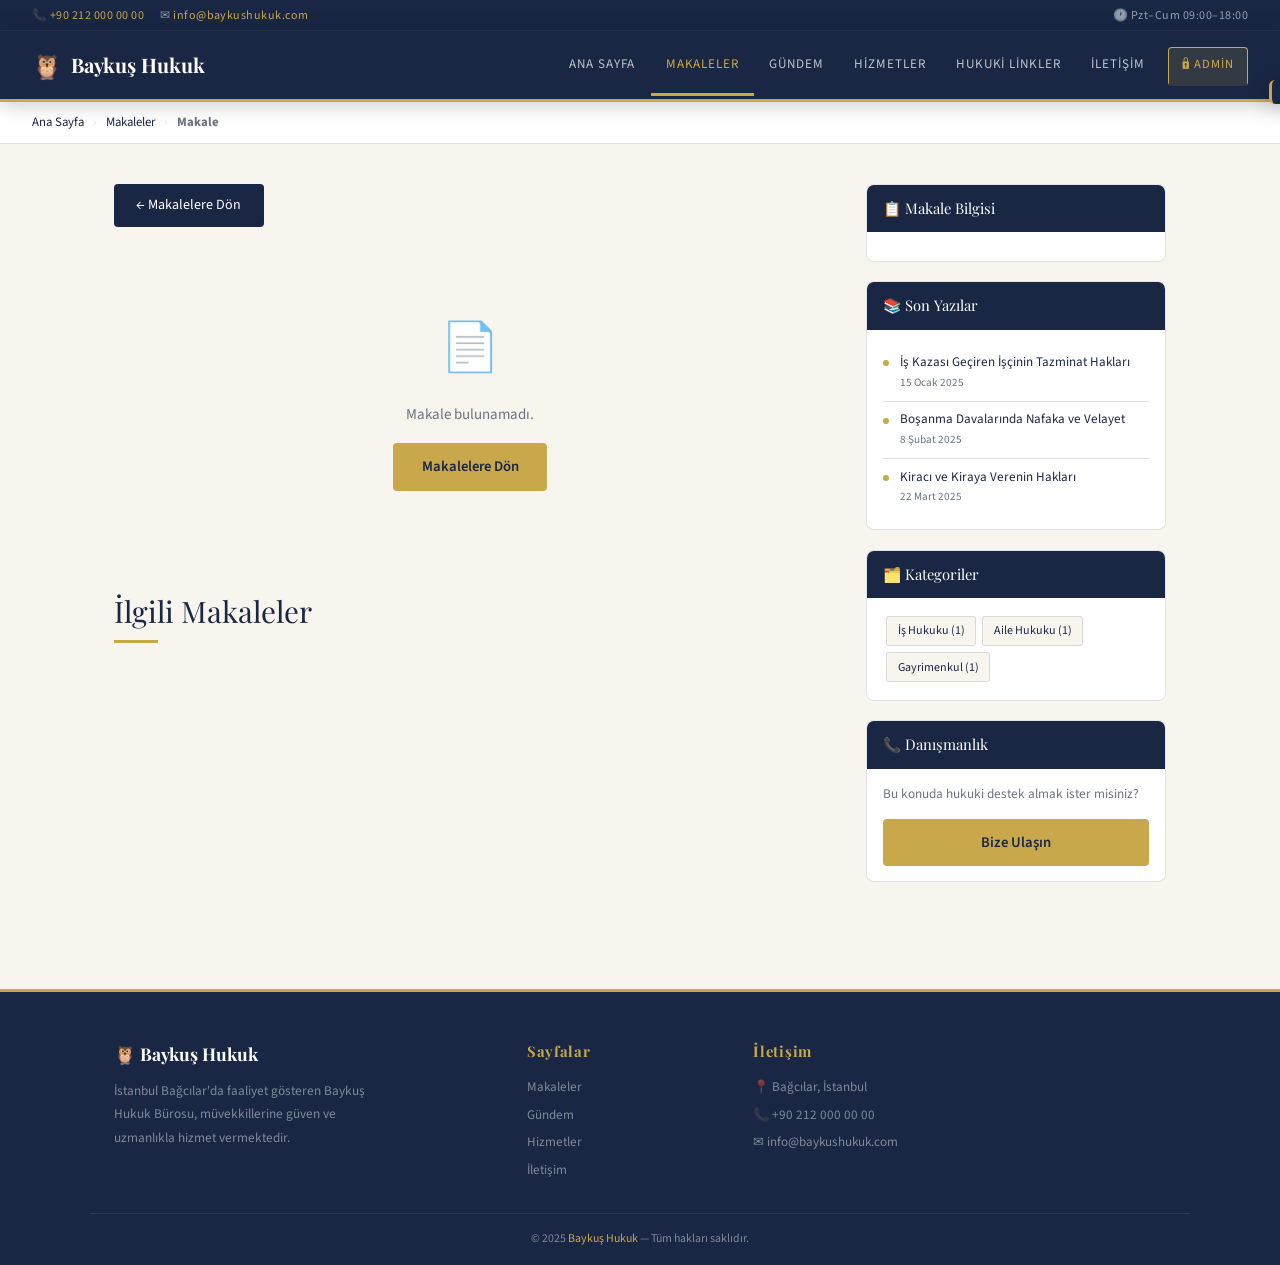
<file: makale.html>
<!DOCTYPE html>
<html lang="tr">
<head>
<meta charset="UTF-8">
<meta name="viewport" content="width=device-width, initial-scale=1.0">
<title id="page-title">Makale — Baykuş Hukuk</title>
<link rel="stylesheet" href="css/style.css">
</head>
<body>

<div class="topbar">
  <div class="topbar-left">
    <span>📞 <a href="tel:+902120000000">+90 212 000 00 00</a></span>
    <span>✉ <a href="mailto:info@baykushukuk.com">info@baykushukuk.com</a></span>
  </div>
  <div class="topbar-right"><span>🕐 Pzt–Cum 09:00–18:00</span></div>
</div>

<nav>
  <a href="index.html" class="logo"><span class="logo-owl">🦉</span> Baykuş Hukuk</a>
  <div class="nav-links">
    <a href="index.html">Ana Sayfa</a>
    <a href="makaleler.html" class="active">Makaleler</a>
    <a href="gundem.html">Gündem</a>
    <a href="hizmetler.html">Hizmetler</a>
    <a href="linkler.html">Hukuki Linkler</a>
    <a href="iletisim.html">İletişim</a>
    <a href="admin/giris.html" class="nav-admin-btn">🔒 Admin</a>
  </div>
</nav>

<div class="breadcrumb" id="breadcrumb">
  <a href="index.html">Ana Sayfa</a> <span>›</span>
  <a href="makaleler.html">Makaleler</a> <span>›</span>
  <strong id="bc-title">Makale</strong>
</div>

<div class="main-wrap">
  <div class="content-area">

    <a href="makaleler.html" class="btn-secondary" style="margin-bottom:1.2rem;display:inline-flex;align-items:center;gap:6px">
      ← Makalelere Dön
    </a>

    <!-- Makale -->
    <div id="article-container">
      <div style="text-align:center;padding:4rem 2rem;color:var(--muted)">Makale yükleniyor...</div>
    </div>

    <!-- İlgili Makaleler -->
    <div class="section" style="padding-top:2rem" id="related-section" style="display:none">
      <div class="section-title">İlgili Makaleler</div>
      <div class="gold-line"></div>
      <div class="article-grid" id="related-articles"></div>
    </div>

  </div>

  <!-- SIDEBAR -->
  <aside class="sidebar">
    <div class="sidebar-widget">
      <div class="sidebar-widget-hdr">📋 Makale Bilgisi</div>
      <div class="sidebar-widget-body" id="article-info"></div>
    </div>
    <div class="sidebar-widget">
      <div class="sidebar-widget-hdr">📚 Son Yazılar</div>
      <div class="sidebar-widget-body" id="sidebar-recent"></div>
    </div>
    <div class="sidebar-widget">
      <div class="sidebar-widget-hdr">🗂️ Kategoriler</div>
      <div class="sidebar-widget-body" id="sidebar-cats"></div>
    </div>
    <div class="sidebar-widget">
      <div class="sidebar-widget-hdr">📞 Danışmanlık</div>
      <div class="sidebar-widget-body">
        <p style="font-size:.83rem;color:var(--muted);line-height:1.6;margin-bottom:.9rem">Bu konuda hukuki destek almak ister misiniz?</p>
        <a href="iletisim.html" class="btn-primary" style="width:100%;text-align:center;display:block">Bize Ulaşın</a>
      </div>
    </div>
  </aside>
</div>

<footer>
  <div class="footer-inner">
    <div class="footer-brand">
      <a href="index.html" class="logo" style="color:#fff;font-size:1.1rem;padding:0;margin-bottom:.7rem">🦉 Baykuş Hukuk</a>
      <p>İstanbul Bağcılar'da faaliyet gösteren Baykuş Hukuk Bürosu, müvekkillerine güven ve uzmanlıkla hizmet vermektedir.</p>
    </div>
    <div class="footer-col">
      <h4>Sayfalar</h4>
      <a href="makaleler.html">Makaleler</a>
      <a href="gundem.html">Gündem</a>
      <a href="hizmetler.html">Hizmetler</a>
      <a href="iletisim.html">İletişim</a>
    </div>
    <div class="footer-col">
      <h4>İletişim</h4>
      <p>📍 Bağcılar, İstanbul</p>
      <p>📞 +90 212 000 00 00</p>
      <p>✉ info@baykushukuk.com</p>
    </div>
  </div>
  <div class="footer-bottom">© 2025 <span style="color:var(--gold)">Baykuş Hukuk</span> — Tüm hakları saklıdır.</div>
</footer>

<div id="notify" class="notify"></div>

<script src="js/data.js"></script>
<script src="js/main.js"></script>
<script>
document.addEventListener('DOMContentLoaded', () => {
  const params = new URLSearchParams(window.location.search);
  const slug = params.get('slug');

  if (!slug) {
    document.getElementById('article-container').innerHTML = '<div style="text-align:center;padding:4rem;color:var(--muted)"><div style="font-size:3rem;margin-bottom:1rem">📄</div><p>Makale bulunamadı.</p><a href="makaleler.html" class="btn-primary" style="margin-top:1rem;display:inline-block">Makalelere Dön</a></div>';
    return;
  }

  const article = getArticleBySlug(slug);
  if (!article || !article.published) {
    document.getElementById('article-container').innerHTML = '<div style="text-align:center;padding:4rem;color:var(--muted)"><div style="font-size:3rem;margin-bottom:1rem">🔍</div><p>Bu makale bulunamadı veya yayından kaldırıldı.</p><a href="makaleler.html" class="btn-primary" style="margin-top:1rem;display:inline-block">Makalelere Dön</a></div>';
    return;
  }

  // Sayfa başlığını güncelle
  document.getElementById('page-title').textContent = article.title + ' — Baykuş Hukuk';
  document.getElementById('bc-title').textContent = article.title;

  // Görüntülenme sayısını artır
  const articles = getArticles();
  const idx = articles.findIndex(a => a.slug === slug);
  if (idx !== -1) {
    articles[idx].views = (articles[idx].views || 0) + 1;
    saveArticles(articles);
  }

  // Makaleyi render et
  document.getElementById('article-container').innerHTML = `
    <div style="background:#fff;border:.5px solid var(--border);border-radius:8px;overflow:hidden">
      <div class="article-detail-hero" style="${article.img ? 'background-image:url('+article.img+')' : ''}">
        ${!article.img ? '<span style="font-size:6rem;position:relative;z-index:2">' + article.emoji + '</span>' : ''}
        <div class="article-detail-overlay"></div>
        <div class="article-detail-overlay-text">
          <span class="article-detail-tag">${article.cat}</span>
        </div>
      </div>
      <div class="article-detail-body">
        <h1 class="article-detail-title">${article.title}</h1>
        <div class="article-detail-meta">
          <span>🦉 <strong>${article.author}</strong></span>
          <span>📅 <strong>${article.date}</strong></span>
          <span>🗂 <strong>${article.cat}</strong></span>
          <span>👁 <strong>${article.views || 1} görüntülenme</strong></span>
        </div>
        <div class="article-content">${article.content}</div>
        <div style="margin-top:2rem;padding-top:1.5rem;border-top:.5px solid var(--border)">
          <p style="font-size:.82rem;color:var(--muted);font-style:italic">
            ⚠️ Bu makale bilgilendirme amaçlıdır ve hukuki danışmanlık yerine geçmez. Özel durumunuz için bir avukata danışmanızı öneririz.
          </p>
        </div>
      </div>
    </div>
  `;

  // Sidebar makale bilgisi
  document.getElementById('article-info').innerHTML = `
    <div style="font-size:.83rem;display:flex;flex-direction:column;gap:.5rem">
      <div><span style="color:var(--muted)">Kategori:</span> <strong>${article.cat}</strong></div>
      <div><span style="color:var(--muted)">Yazar:</span> <strong>${article.author}</strong></div>
      <div><span style="color:var(--muted)">Tarih:</span> <strong>${article.date}</strong></div>
      <div><span style="color:var(--muted)">Görüntülenme:</span> <strong>${article.views || 1}</strong></div>
    </div>
  `;

  // İlgili makaleler
  const related = getArticles()
    .filter(a => a.published && a.cat === article.cat && a.slug !== slug)
    .slice(0, 3);
  if (related.length) {
    document.getElementById('related-section').style.display = 'block';
    document.getElementById('related-articles').innerHTML = related.map(a => `
      <a href="makale.html?slug=${a.slug}" class="article-card">
        <div class="article-thumb">${a.emoji}</div>
        <div class="article-body">
          <span class="article-tag">${a.cat}</span>
          <div class="article-title">${a.title}</div>
          <div class="article-excerpt">${a.excerpt}</div>
          <div class="article-meta">📅 ${a.date}</div>
        </div>
      </a>
    `).join('');
  }
});
</script>
</body>
</html>
</file>
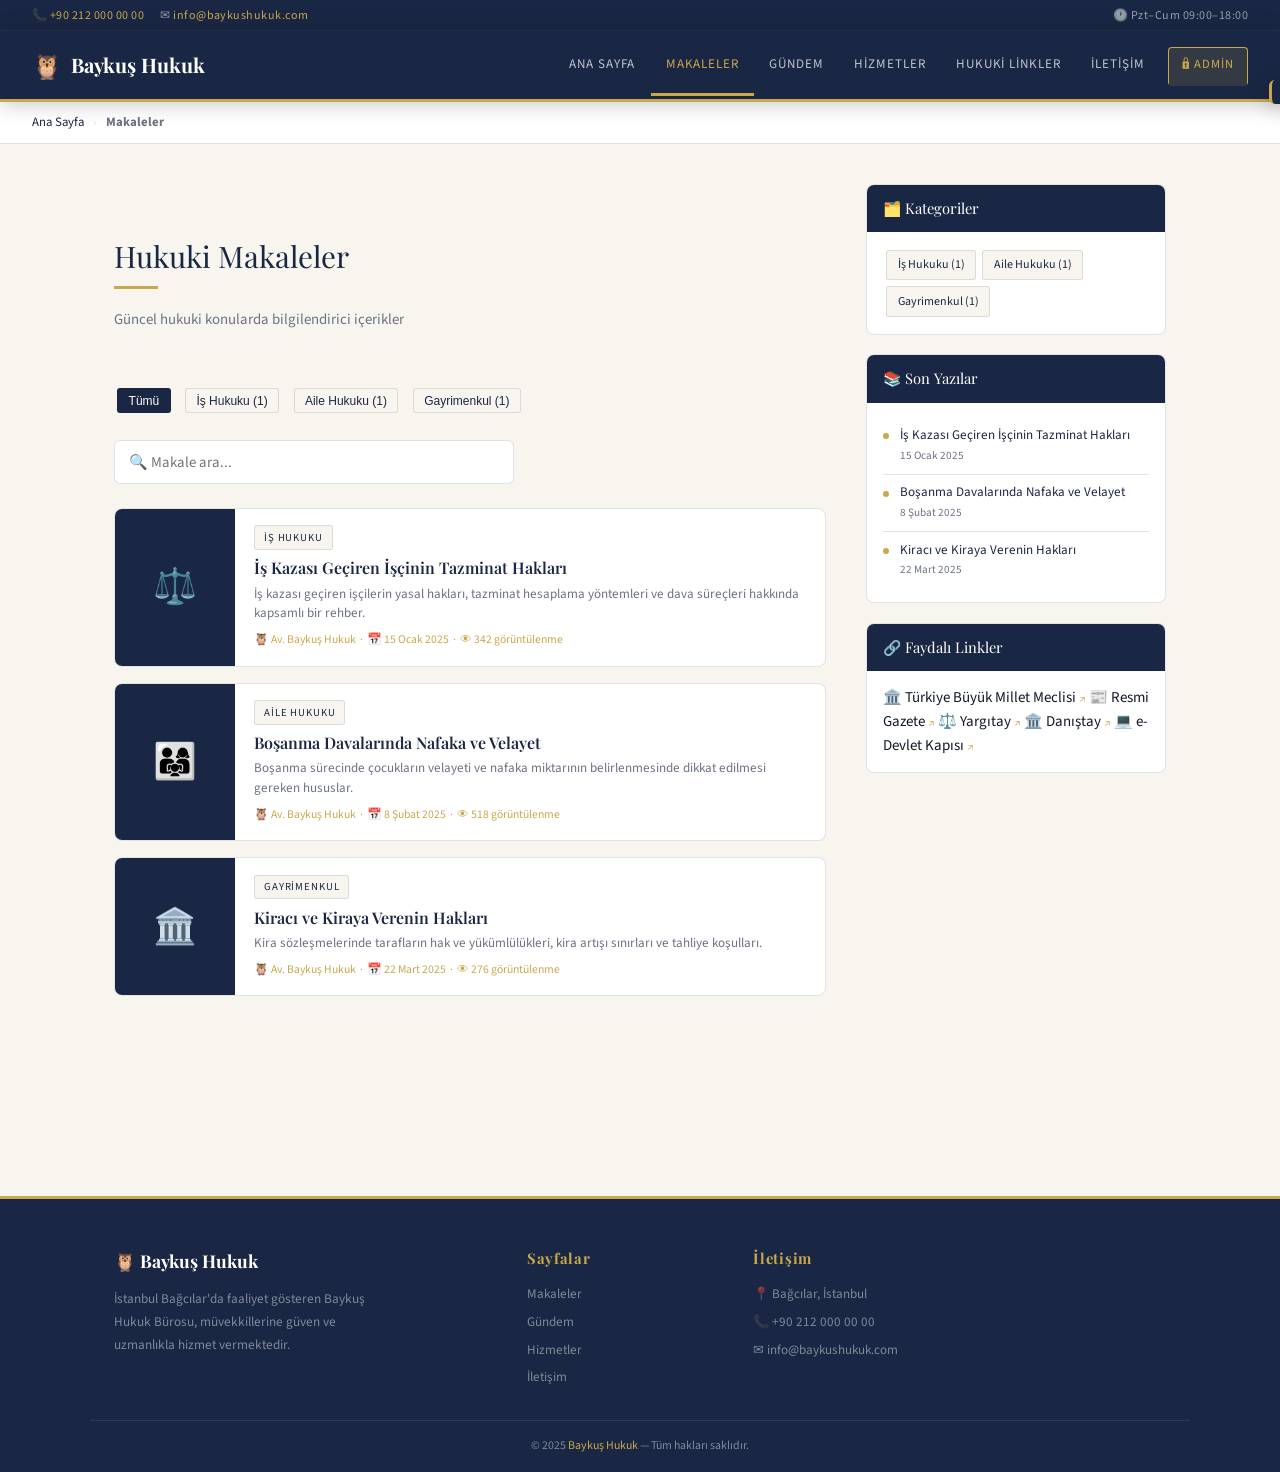
<file: makaleler.html>
<!DOCTYPE html>
<html lang="tr">
<head>
<meta charset="UTF-8">
<meta name="viewport" content="width=device-width, initial-scale=1.0">
<meta name="description" content="Baykuş Hukuk — Hukuki makaleler, içtihat yorumları ve güncel mevzuat bilgileri.">
<title>Makaleler — Baykuş Hukuk</title>
<link rel="stylesheet" href="css/style.css">
</head>
<body>

<div class="topbar">
  <div class="topbar-left">
    <span>📞 <a href="tel:+902120000000">+90 212 000 00 00</a></span>
    <span>✉ <a href="mailto:info@baykushukuk.com">info@baykushukuk.com</a></span>
  </div>
  <div class="topbar-right">
    <span>🕐 Pzt–Cum 09:00–18:00</span>
  </div>
</div>

<nav>
  <a href="index.html" class="logo"><span class="logo-owl">🦉</span> Baykuş Hukuk</a>
  <div class="nav-links">
    <a href="index.html">Ana Sayfa</a>
    <a href="makaleler.html" class="active">Makaleler</a>
    <a href="gundem.html">Gündem</a>
    <a href="hizmetler.html">Hizmetler</a>
    <a href="linkler.html">Hukuki Linkler</a>
    <a href="iletisim.html">İletişim</a>
    <a href="admin/giris.html" class="nav-admin-btn">🔒 Admin</a>
  </div>
</nav>

<div class="breadcrumb">
  <a href="index.html">Ana Sayfa</a> <span>›</span> <strong>Makaleler</strong>
</div>

<div class="main-wrap">
  <div class="content-area">
    <div class="section">
      <div class="section-hdr">
        <div>
          <div class="section-title">Hukuki Makaleler</div>
          <div class="gold-line"></div>
          <p class="section-subtitle">Güncel hukuki konularda bilgilendirici içerikler</p>
        </div>
      </div>

      <!-- Filtreler -->
      <div id="cat-filters" style="margin-bottom:1.5rem;display:flex;gap:.5rem;flex-wrap:wrap">
        <button class="sidebar-tag active-filter" onclick="filterCat('', this)">Tümü</button>
      </div>

      <!-- Arama -->
      <div style="margin-bottom:1.5rem">
        <input type="text" id="search-input" class="form-input" placeholder="🔍 Makale ara..." style="max-width:400px" oninput="filterArticles()">
      </div>

      <!-- Liste -->
      <div class="article-grid" id="article-list"></div>

      <!-- Pagination -->
      <div class="pagination" id="pagination"></div>
    </div>
  </div>

  <!-- SIDEBAR -->
  <aside class="sidebar">
    <div class="sidebar-widget">
      <div class="sidebar-widget-hdr">🗂️ Kategoriler</div>
      <div class="sidebar-widget-body" id="sidebar-cats"></div>
    </div>
    <div class="sidebar-widget">
      <div class="sidebar-widget-hdr">📚 Son Yazılar</div>
      <div class="sidebar-widget-body" id="sidebar-recent"></div>
    </div>
    <div class="sidebar-widget">
      <div class="sidebar-widget-hdr">🔗 Faydalı Linkler</div>
      <div class="sidebar-widget-body" id="sidebar-links"></div>
    </div>
  </aside>
</div>

<footer>
  <div class="footer-inner">
    <div class="footer-brand">
      <a href="index.html" class="logo" style="color:#fff;font-size:1.1rem;padding:0;margin-bottom:.7rem">🦉 Baykuş Hukuk</a>
      <p>İstanbul Bağcılar'da faaliyet gösteren Baykuş Hukuk Bürosu, müvekkillerine güven ve uzmanlıkla hizmet vermektedir.</p>
    </div>
    <div class="footer-col">
      <h4>Sayfalar</h4>
      <a href="makaleler.html">Makaleler</a>
      <a href="gundem.html">Gündem</a>
      <a href="hizmetler.html">Hizmetler</a>
      <a href="iletisim.html">İletişim</a>
    </div>
    <div class="footer-col">
      <h4>İletişim</h4>
      <p>📍 Bağcılar, İstanbul</p>
      <p>📞 +90 212 000 00 00</p>
      <p>✉ info@baykushukuk.com</p>
    </div>
  </div>
  <div class="footer-bottom">© 2025 <span style="color:var(--gold)">Baykuş Hukuk</span> — Tüm hakları saklıdır.</div>
</footer>

<div id="notify" class="notify"></div>

<script src="js/data.js"></script>
<script src="js/main.js"></script>
<script>
const PER_PAGE = 6;
let currentPage = 1;
let currentCat = '';
let allArticles = [];

function init() {
  // URL parametresinden kategori al
  const params = new URLSearchParams(window.location.search);
  const urlCat = params.get('cat');
  if (urlCat) {
    currentCat = decodeURIComponent(urlCat);
  }

  allArticles = getArticles().filter(a => a.published);
  buildCatFilters();
  filterArticles();
}

function buildCatFilters() {
  const cats = {};
  allArticles.forEach(a => { cats[a.cat] = (cats[a.cat] || 0) + 1; });
  const container = document.getElementById('cat-filters');
  const all = container.querySelector('button');

  Object.entries(cats).forEach(([cat, count]) => {
    const btn = document.createElement('button');
    btn.className = 'sidebar-tag' + (cat === currentCat ? ' active-filter' : '');
    btn.textContent = `${cat} (${count})`;
    btn.onclick = () => filterCat(cat, btn);
    container.appendChild(btn);
  });

  if (currentCat) {
    all.className = 'sidebar-tag';
  } else {
    all.className = 'sidebar-tag active-filter';
  }
}

function filterCat(cat, btn) {
  currentCat = cat;
  currentPage = 1;
  document.querySelectorAll('#cat-filters .sidebar-tag').forEach(b => b.className = 'sidebar-tag');
  btn.className = 'sidebar-tag active-filter';
  filterArticles();
}

function filterArticles() {
  const query = (document.getElementById('search-input')?.value || '').toLowerCase();
  let filtered = allArticles;

  if (currentCat) filtered = filtered.filter(a => a.cat === currentCat);
  if (query) filtered = filtered.filter(a =>
    a.title.toLowerCase().includes(query) ||
    a.excerpt.toLowerCase().includes(query) ||
    a.cat.toLowerCase().includes(query)
  );

  renderPage(filtered);
}

function renderPage(articles) {
  const total = articles.length;
  const pages = Math.ceil(total / PER_PAGE);
  const start = (currentPage - 1) * PER_PAGE;
  const slice = articles.slice(start, start + PER_PAGE);

  const el = document.getElementById('article-list');
  el.innerHTML = slice.length ? slice.map(a => `
    <a href="makale.html?slug=${a.slug}" class="article-card">
      <div class="article-thumb" style="${a.img ? 'background-image:url('+a.img+')' : ''}">
        ${!a.img ? a.emoji : ''}
      </div>
      <div class="article-body">
        <span class="article-tag">${a.cat}</span>
        <div class="article-title">${a.title}</div>
        <div class="article-excerpt">${a.excerpt}</div>
        <div class="article-meta">🦉 ${a.author} &nbsp;·&nbsp; 📅 ${a.date} &nbsp;·&nbsp; 👁 ${a.views || 0} görüntülenme</div>
      </div>
    </a>
  `).join('') : '<p style="color:var(--muted);padding:2rem 0">Makale bulunamadı.</p>';

  // Pagination
  const pg = document.getElementById('pagination');
  pg.innerHTML = '';
  if (pages > 1) {
    for (let i = 1; i <= pages; i++) {
      const btn = document.createElement('a');
      btn.href = '#';
      btn.className = 'page-btn' + (i === currentPage ? ' active' : '');
      btn.textContent = i;
      btn.onclick = (e) => { e.preventDefault(); currentPage = i; filterArticles(); window.scrollTo(0, 300); };
      pg.appendChild(btn);
    }
  }
}

document.addEventListener('DOMContentLoaded', init);
</script>
<style>
.sidebar-tag.active-filter { background: var(--navy); color: #fff; }
</style>
</body>
</html>
</file>
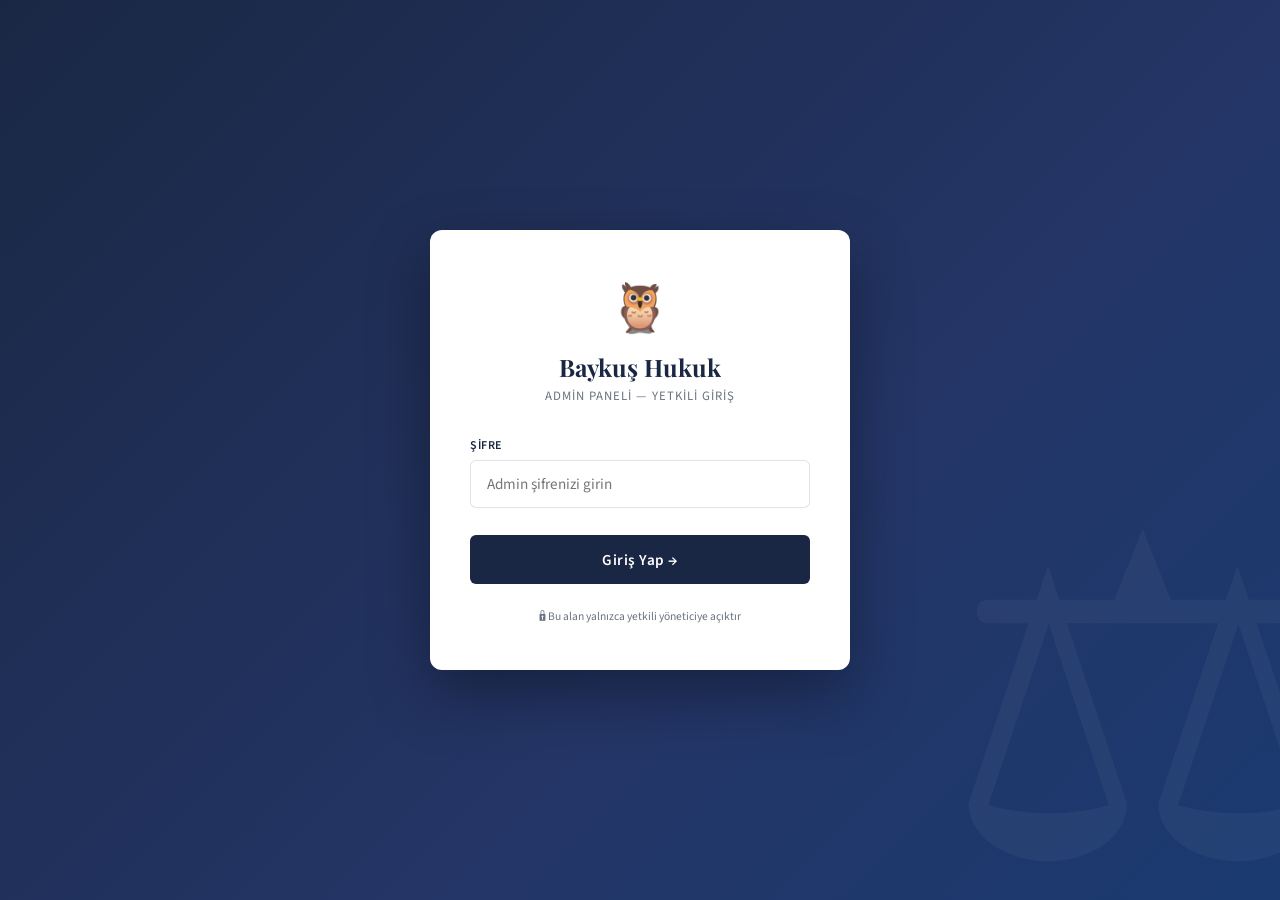
<file: admin/giris.html>
<!DOCTYPE html>
<html lang="tr">
<head>
<meta charset="UTF-8">
<meta name="viewport" content="width=device-width, initial-scale=1.0">
<meta name="robots" content="noindex, nofollow">
<title>Admin Girişi — Baykuş Hukuk</title>
<link rel="stylesheet" href="../css/admin.css">
</head>
<body>

<div class="login-page">
  <div class="login-box">
    <div class="login-logo">
      <span class="login-logo-icon">🦉</span>
      <h1>Baykuş Hukuk</h1>
      <p>Admin Paneli — Yetkili Giriş</p>
    </div>

    <div class="login-error" id="login-error"></div>
    <div class="lockout-notice" id="lockout-notice"></div>

    <div class="login-form">
      <div class="form-group">
        <label class="form-label">Şifre</label>
        <input class="form-input" type="password" id="admin-pass" placeholder="Admin şifrenizi girin" autocomplete="current-password" onkeydown="if(event.key==='Enter') doLogin()">
      </div>
      <button class="login-btn" onclick="doLogin()" id="login-btn">Giriş Yap →</button>
    </div>

    <div class="login-security-note">
      🔒 Bu alan yalnızca yetkili yöneticiye açıktır
    </div>
  </div>
</div>

<!-- ► İlk kurulumda şifre değişikliği için modal -->
<div id="setup-modal" style="display:none;position:fixed;inset:0;background:rgba(0,0,0,.6);z-index:999;align-items:center;justify-content:center">
  <div style="background:#fff;border-radius:10px;padding:2rem;max-width:400px;width:100%;margin:1rem;box-shadow:0 20px 50px rgba(0,0,0,.3)">
    <h2 style="font-family:'Playfair Display',serif;color:var(--navy);margin-bottom:.5rem">İlk Kurulum</h2>
    <p style="color:var(--muted);font-size:.87rem;margin-bottom:1.4rem;line-height:1.6">Şu an varsayılan şifre ile giriş yaptınız. Güvenlik için lütfen yeni bir şifre belirleyin.</p>
    <div class="form-group">
      <label class="form-label">Yeni Şifre</label>
      <input class="form-input" type="password" id="new-pass" placeholder="En az 8 karakter">
    </div>
    <div class="form-group">
      <label class="form-label">Şifre Tekrar</label>
      <input class="form-input" type="password" id="new-pass2" placeholder="Şifreyi tekrar girin">
    </div>
    <div id="setup-error" style="color:var(--red);font-size:.82rem;margin-bottom:.8rem;display:none"></div>
    <button onclick="saveNewPassword()" style="width:100%;background:var(--navy);color:#fff;border:none;padding:.85rem;border-radius:6px;font-family:'Source Sans 3',sans-serif;font-weight:600;cursor:pointer;font-size:.95rem">Şifremi Belirle</button>
  </div>
</div>

<script src="../js/data.js"></script>
<script>
// Zaten giriş yapılmışsa yönlendir
if (Auth.isLoggedIn()) {
  window.location.href = 'panel.html';
}

function doLogin() {
  const pass = document.getElementById('admin-pass').value;
  const errorEl = document.getElementById('login-error');
  const lockoutEl = document.getElementById('lockout-notice');
  const btn = document.getElementById('login-btn');

  errorEl.className = 'login-error';
  lockoutEl.style.display = 'none';

  if (!pass) {
    errorEl.textContent = 'Lütfen şifrenizi girin.';
    errorEl.className = 'login-error show';
    return;
  }

  btn.disabled = true;
  btn.textContent = 'Kontrol ediliyor...';

  // Kısa gecikme (brute force yavaşlatma)
  setTimeout(() => {
    const result = Auth.login(pass);

    if (result.success) {
      const isDefault = btoa(pass) === btoa('Baykus2025!');
      const hasChangedPass = Store.get('pass_changed', false);

      if (isDefault && !hasChangedPass) {
        // İlk kurulum — şifre değiştirme modalı
        document.getElementById('setup-modal').style.display = 'flex';
        btn.disabled = false;
        btn.textContent = 'Giriş Yap →';
      } else {
        btn.textContent = 'Yönlendiriliyor...';
        window.location.href = 'panel.html';
      }
    } else if (result.locked) {
      lockoutEl.textContent = `⛔ Çok fazla hatalı deneme. ${result.remaining} dakika bekleyin.`;
      lockoutEl.style.display = 'block';
      btn.disabled = false;
      btn.textContent = 'Giriş Yap →';
    } else {
      errorEl.textContent = `❌ Hatalı şifre. ${result.remaining} deneme hakkınız kaldı.`;
      errorEl.className = 'login-error show';
      document.getElementById('admin-pass').value = '';
      document.getElementById('admin-pass').focus();
      btn.disabled = false;
      btn.textContent = 'Giriş Yap →';
    }
  }, 600);
}

function saveNewPassword() {
  const p1 = document.getElementById('new-pass').value;
  const p2 = document.getElementById('new-pass2').value;
  const errEl = document.getElementById('setup-error');

  if (p1.length < 8) {
    errEl.textContent = 'Şifre en az 8 karakter olmalıdır.';
    errEl.style.display = 'block';
    return;
  }
  if (p1 !== p2) {
    errEl.textContent = 'Şifreler eşleşmiyor.';
    errEl.style.display = 'block';
    return;
  }

  // Yeni şifreyi kaydet
  Store.set('admin_pass_hash', btoa(p1));
  Store.set('pass_changed', true);
  Store.set('admin_session', { valid: true, loginTime: Date.now() });

  document.getElementById('setup-modal').style.display = 'none';
  window.location.href = 'panel.html';
}
</script>
</body>
</html>
</file>
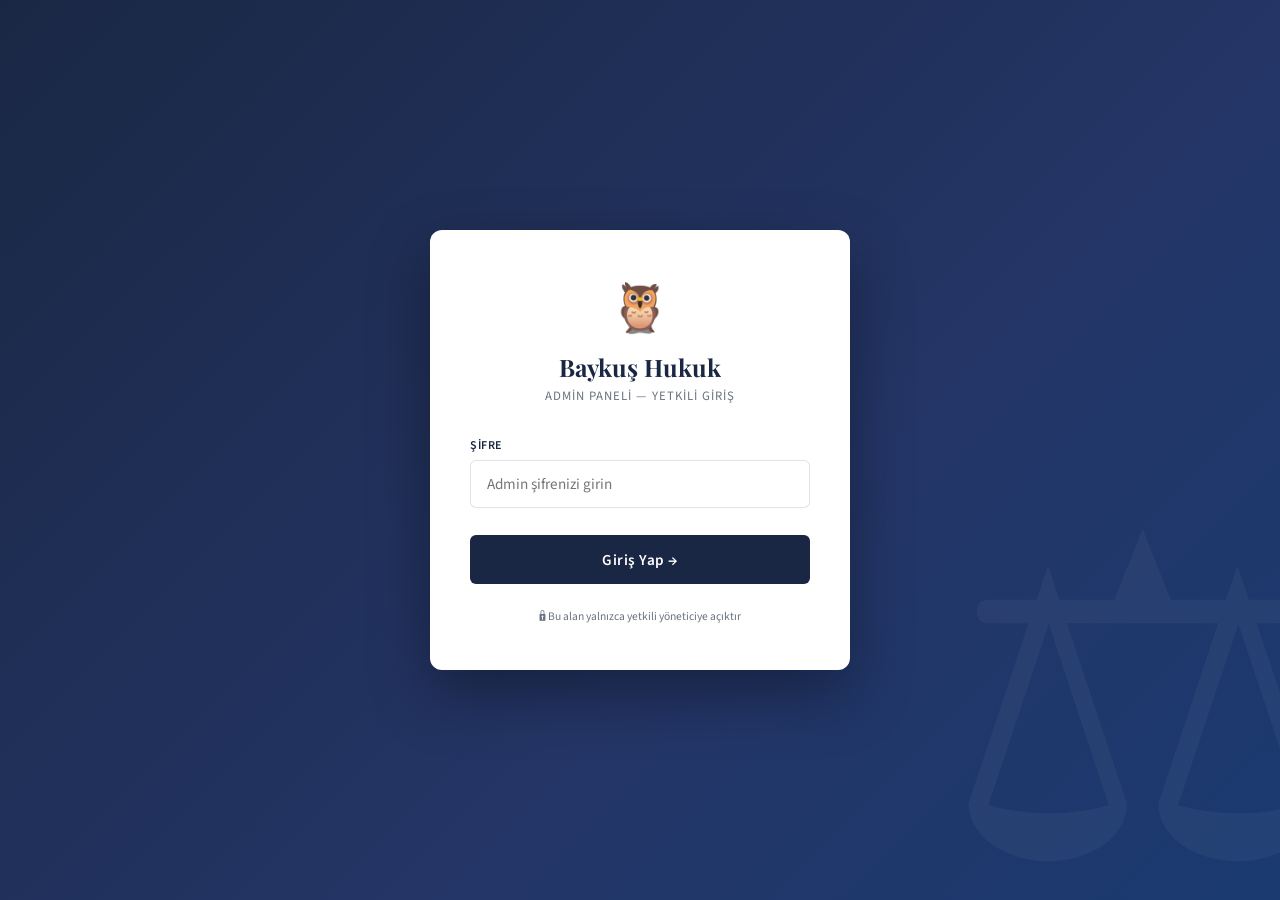
<file: admin/panel.html>
<!DOCTYPE html>
<html lang="tr">
<head>
<meta charset="UTF-8">
<meta name="viewport" content="width=device-width, initial-scale=1.0">
<meta name="robots" content="noindex, nofollow">
<title>Admin Paneli — Baykuş Hukuk</title>
<link rel="stylesheet" href="../css/admin.css">
</head>
<body>

<div class="admin-layout">

  <!-- ── SIDEBAR ── -->
  <aside class="admin-sidebar">
    <div class="admin-sidebar-logo">
      <span class="owl">🦉</span>
      <div class="admin-sidebar-logo-text">
        Baykuş Hukuk
        <small>Admin Paneli</small>
      </div>
    </div>

    <nav class="admin-nav">
      <div class="admin-nav-section">Genel</div>
      <a class="admin-nav-link active" onclick="showPanel('dashboard',this)">
        <span class="admin-nav-icon">📊</span> Dashboard
      </a>

      <div class="admin-nav-section">İçerik</div>
      <a class="admin-nav-link" onclick="showPanel('makaleler',this)">
        <span class="admin-nav-icon">📝</span> Makaleler
      </a>
      <a class="admin-nav-link" onclick="showPanel('gundem',this)">
        <span class="admin-nav-icon">📰</span> Gündem
      </a>
      <a class="admin-nav-link" onclick="showPanel('linkler',this)">
        <span class="admin-nav-icon">🔗</span> Hukuki Linkler
      </a>

      <div class="admin-nav-section">İletişim</div>
      <a class="admin-nav-link" onclick="showPanel('mesajlar',this)">
        <span class="admin-nav-icon">✉️</span> Mesajlar
        <span class="admin-nav-badge" id="unread-badge" style="display:none">0</span>
      </a>

      <div class="admin-nav-section">Yönetim</div>
      <a class="admin-nav-link" onclick="showPanel('ayarlar',this)">
        <span class="admin-nav-icon">⚙️</span> Site Ayarları
      </a>
      <a class="admin-nav-link" onclick="showPanel('guvenlik',this)">
        <span class="admin-nav-icon">🔒</span> Güvenlik
      </a>
    </nav>

    <div class="admin-sidebar-footer">
      <a href="../index.html" target="_blank">🌐 Siteyi Görüntüle</a><br>
      <a href="#" onclick="doLogout()" style="margin-top:.4rem;display:inline-block;color:#f87171">⬅ Çıkış Yap</a>
    </div>
  </aside>

  <!-- ── MAIN ── -->
  <main class="admin-main">

    <!-- Topbar -->
    <div class="admin-topbar">
      <div class="admin-topbar-title" id="panel-title">Dashboard</div>
      <div class="admin-topbar-actions">
        <a href="../index.html" target="_blank" class="btn-action">🌐 Siteyi Gör</a>
        <div class="admin-topbar-user">
          <div class="admin-avatar">A</div>
          <span>Yönetici</span>
        </div>
      </div>
    </div>

    <div class="admin-content">

      <!-- ════════════ DASHBOARD ════════════ -->
      <div class="panel active" id="panel-dashboard">
        <div class="stats-grid">
          <div class="stat-card">
            <div class="stat-card-icon navy">📝</div>
            <div>
              <div class="stat-card-num" id="stat-articles">0</div>
              <div class="stat-card-label">Toplam Makale</div>
            </div>
          </div>
          <div class="stat-card">
            <div class="stat-card-icon gold">📰</div>
            <div>
              <div class="stat-card-num" id="stat-gundem">0</div>
              <div class="stat-card-label">Gündem Öğesi</div>
            </div>
          </div>
          <div class="stat-card">
            <div class="stat-card-icon green">✉️</div>
            <div>
              <div class="stat-card-num" id="stat-messages">0</div>
              <div class="stat-card-label">Toplam Mesaj</div>
            </div>
          </div>
          <div class="stat-card">
            <div class="stat-card-icon red">👁</div>
            <div>
              <div class="stat-card-num" id="stat-views">0</div>
              <div class="stat-card-label">Toplam Görüntülenme</div>
            </div>
          </div>
        </div>

        <div style="display:grid;grid-template-columns:1fr 1fr;gap:1.5rem">
          <!-- Son Makaleler -->
          <div class="data-table-wrap">
            <div class="data-table-hdr">
              <h3>📝 Son Makaleler</h3>
              <a onclick="showPanel('makaleler', document.querySelector('[onclick*=makaleler]'))" class="btn-action primary" style="cursor:pointer">Tümü</a>
            </div>
            <table class="data-table" id="dash-articles-table">
              <thead><tr><th>Başlık</th><th>Kategori</th><th>Durum</th></tr></thead>
              <tbody id="dash-articles"></tbody>
            </table>
          </div>

          <!-- Son Mesajlar -->
          <div class="data-table-wrap">
            <div class="data-table-hdr">
              <h3>✉️ Son Mesajlar</h3>
              <a onclick="showPanel('mesajlar', document.querySelector('[onclick*=mesajlar]'))" class="btn-action primary" style="cursor:pointer">Tümü</a>
            </div>
            <table class="data-table" id="dash-messages-table">
              <thead><tr><th>Gönderen</th><th>Konu</th><th>Tarih</th></tr></thead>
              <tbody id="dash-messages"></tbody>
            </table>
          </div>
        </div>

        <!-- Alt satır: Grafik + Aktivite -->
        <div style="display:grid;grid-template-columns:1fr 1fr;gap:1.5rem;margin-top:1.5rem">

          <!-- Kategori Dağılımı -->
          <div class="data-table-wrap" style="margin-bottom:0">
            <div class="data-table-hdr"><h3>📊 Kategori Dağılımı</h3></div>
            <div style="padding:1rem 1.5rem" id="cat-chart"></div>
          </div>

          <!-- Son Aktiviteler -->
          <div class="data-table-wrap" style="margin-bottom:0">
            <div class="data-table-hdr"><h3>🕐 Son Aktiviteler</h3></div>
            <div style="padding:.5rem 1rem" id="activity-log"></div>
          </div>
        </div>

        <!-- Hızlı İşlemler -->
        <div class="settings-section" style="margin-top:1.5rem">
          <h3>⚡ Hızlı İşlemler</h3>
          <div style="display:flex;gap:.75rem;flex-wrap:wrap">
            <button class="btn-action gold" onclick="openArticleModal()">➕ Yeni Makale</button>
            <button class="btn-action primary" onclick="openGundemModal()">➕ Gündem Ekle</button>
            <button class="btn-action primary" onclick="openLinkModal()">➕ Link Ekle</button>
            <a href="../index.html" target="_blank" class="btn-action">🌐 Siteyi Önizle</a>
            <button class="btn-action" onclick="exportData()">💾 Veri Yedekle</button>
          </div>
        </div>
      </div>

      <!-- ════════════ MAKALElER ════════════ -->
      <div class="panel" id="panel-makaleler">
        <div style="display:flex;justify-content:space-between;align-items:center;margin-bottom:1.5rem">
          <h2 style="font-family:'Playfair Display',serif;color:var(--navy)">Makaleler</h2>
          <button class="btn-action gold" onclick="openArticleModal()">➕ Yeni Makale Ekle</button>
        </div>

        <!-- Arama -->
        <div style="margin-bottom:1rem">
          <input type="text" id="article-search" class="form-input" placeholder="🔍 Makale ara..." style="max-width:340px" oninput="renderArticlesTable()">
        </div>

        <div class="data-table-wrap">
          <table class="data-table">
            <thead><tr><th>#</th><th>Başlık</th><th>Kategori</th><th>Tarih</th><th>Görüntülenme</th><th>Durum</th><th>İşlem</th></tr></thead>
            <tbody id="articles-table"></tbody>
          </table>
        </div>
      </div>

      <!-- ════════════ GÜNDEM ════════════ -->
      <div class="panel" id="panel-gundem">
        <div style="display:flex;justify-content:space-between;align-items:center;margin-bottom:1.5rem">
          <h2 style="font-family:'Playfair Display',serif;color:var(--navy)">Gündem</h2>
          <button class="btn-action gold" onclick="openGundemModal()">➕ Gündem Ekle</button>
        </div>
        <div class="data-table-wrap">
          <table class="data-table">
            <thead><tr><th>#</th><th>Başlık</th><th>Etiket</th><th>Tarih</th><th>İşlem</th></tr></thead>
            <tbody id="gundem-table"></tbody>
          </table>
        </div>
      </div>

      <!-- ════════════ LİNKLER ════════════ -->
      <div class="panel" id="panel-linkler">
        <div style="display:flex;justify-content:space-between;align-items:center;margin-bottom:1.5rem">
          <h2 style="font-family:'Playfair Display',serif;color:var(--navy)">Hukuki Linkler</h2>
          <button class="btn-action gold" onclick="openLinkModal()">➕ Link Ekle</button>
        </div>
        <div class="data-table-wrap">
          <table class="data-table">
            <thead><tr><th>İkon</th><th>Ad</th><th>URL</th><th>Açıklama</th><th>İşlem</th></tr></thead>
            <tbody id="links-table"></tbody>
          </table>
        </div>
      </div>

      <!-- ════════════ MESAJLAR ════════════ -->
      <div class="panel" id="panel-mesajlar">
        <h2 style="font-family:'Playfair Display',serif;color:var(--navy);margin-bottom:1.5rem">Gelen Mesajlar</h2>
        <div style="display:grid;grid-template-columns:320px 1fr;gap:1.5rem;min-height:500px">
          <!-- Liste -->
          <div class="data-table-wrap" style="margin-bottom:0">
            <div class="data-table-hdr">
              <h3>Mesajlar</h3>
              <button class="btn-action danger" onclick="clearAllMessages()">Tümünü Sil</button>
            </div>
            <div id="message-list" style="max-height:600px;overflow-y:auto"></div>
          </div>
          <!-- Detay -->
          <div class="data-table-wrap" style="margin-bottom:0">
            <div id="message-detail" style="padding:2rem;text-align:center;color:var(--muted)">
              <div style="font-size:3rem;margin-bottom:.5rem">✉️</div>
              <p>Okumak için bir mesaj seçin</p>
            </div>
          </div>
        </div>
      </div>

      <!-- ════════════ AYARLAR ════════════ -->
      <div class="panel" id="panel-ayarlar">
        <h2 style="font-family:'Playfair Display',serif;color:var(--navy);margin-bottom:1.5rem">Site Ayarları</h2>

        <div class="settings-section">
          <h3>🌐 Genel Bilgiler</h3>
          <div class="form-row">
            <div class="form-group"><label class="form-label">Site Başlığı</label><input class="form-input" id="s-title" type="text"></div>
            <div class="form-group"><label class="form-label">Alt Başlık</label><input class="form-input" id="s-subtitle" type="text"></div>
          </div>
          <div class="form-group"><label class="form-label">Slogan / Tagline</label><input class="form-input" id="s-tagline" type="text"></div>
          <div class="form-group"><label class="form-label">Lisans No</label><input class="form-input" id="s-license" type="text"></div>
        </div>

        <div class="settings-section">
          <h3>📞 İletişim Bilgileri</h3>
          <div class="form-row">
            <div class="form-group"><label class="form-label">Telefon</label><input class="form-input" id="s-phone" type="text"></div>
            <div class="form-group"><label class="form-label">E-posta</label><input class="form-input" id="s-email" type="email"></div>
          </div>
          <div class="form-group"><label class="form-label">Adres</label><textarea class="form-input" id="s-address" style="min-height:70px;resize:vertical"></textarea></div>
          <div class="form-group"><label class="form-label">Çalışma Saatleri</label><input class="form-input" id="s-hours" type="text"></div>
        </div>

        <div class="settings-section">
          <h3>🗺️ Harita</h3>
          <div class="form-group">
            <label class="form-label">Google Maps Embed URL</label>
            <input class="form-input" id="s-mapurl" type="text" placeholder="https://www.google.com/maps/embed?...">
            <p style="font-size:.75rem;color:var(--muted);margin-top:.35rem">Google Maps → Paylaş → Haritayı Göm → URL kopyalayın</p>
          </div>
        </div>

        <div class="settings-section">
          <h3>🏠 Ana Sayfa İçeriği</h3>
          <div class="form-group"><label class="form-label">Hero Başlığı (HTML kabul eder)</label><input class="form-input" id="s-herotext" type="text"></div>
          <div class="form-group"><label class="form-label">Hero Açıklaması</label><textarea class="form-input" id="s-herodesc" style="min-height:80px;resize:vertical"></textarea></div>
          <div class="form-group"><label class="form-label">Footer Açıklaması</label><textarea class="form-input" id="s-footerdesc" style="min-height:70px;resize:vertical"></textarea></div>
        </div>

        <button class="btn-action gold" style="padding:.65rem 1.8rem;font-size:.92rem" onclick="saveSettings()">💾 Ayarları Kaydet</button>
      </div>

      <!-- ════════════ GÜVENLİK ════════════ -->
      <div class="panel" id="panel-guvenlik">
        <h2 style="font-family:'Playfair Display',serif;color:var(--navy);margin-bottom:1.5rem">Güvenlik Ayarları</h2>

        <div class="settings-section">
          <h3>🔑 Şifre Değiştir</h3>
          <div style="max-width:420px">
            <div class="form-group"><label class="form-label">Mevcut Şifre</label><input class="form-input" type="password" id="cur-pass" placeholder="Mevcut şifreniz"></div>
            <div class="form-group"><label class="form-label">Yeni Şifre</label><input class="form-input" type="password" id="new-pass-1" placeholder="En az 8 karakter"></div>
            <div class="form-group"><label class="form-label">Yeni Şifre (Tekrar)</label><input class="form-input" type="password" id="new-pass-2" placeholder="Şifreyi tekrar girin"></div>
            <button class="btn-action gold" onclick="changePassword()">🔒 Şifreyi Değiştir</button>
          </div>
        </div>

        <div class="settings-section">
          <h3>🛡️ Oturum Bilgisi</h3>
          <div id="session-info" style="font-size:.87rem;color:var(--muted);line-height:2"></div>
          <button class="btn-action danger" style="margin-top:.75rem" onclick="doLogout()">⬅ Oturumu Kapat</button>
        </div>

        <div class="settings-section">
          <h3>📋 Giriş Kısıtlamaları</h3>
          <div class="switch-row">
            <div>
              <div class="switch-label">Otomatik Oturum Kapatma</div>
              <div class="switch-desc">8 saat işlem yapılmazsa oturum otomatik kapanır</div>
            </div>
            <label class="toggle"><input type="checkbox" checked disabled><span class="toggle-slider"></span></label>
          </div>
          <div class="switch-row">
            <div>
              <div class="switch-label">Hatalı Giriş Kilitleme</div>
              <div class="switch-desc">5 hatalı denemede 15 dakika kilitleme aktif</div>
            </div>
            <label class="toggle"><input type="checkbox" checked disabled><span class="toggle-slider"></span></label>
          </div>
        </div>

        <div class="settings-section">
          <h3>⚠️ Tehlikeli İşlemler</h3>
          <p style="font-size:.85rem;color:var(--muted);margin-bottom:1rem;line-height:1.6">Aşağıdaki işlemler geri alınamaz. Dikkatli kullanın.</p>
          <button class="btn-action danger" onclick="clearLoginAttempts()">🔓 Giriş Kilidini Aç</button>
        </div>
      </div>

    </div><!-- /admin-content -->
  </main>
</div><!-- /admin-layout -->

<!-- ══════════ MODALS ══════════ -->

<!-- Makale Modal -->
<div class="modal-backdrop" id="article-modal">
  <div class="modal" style="max-width:760px">
    <div class="modal-hdr"><span id="article-modal-title">📝 Yeni Makale</span><button class="modal-close" onclick="closeModal('article-modal')">✕</button></div>
    <div class="modal-body" style="max-height:75vh;overflow-y:auto">
      <input type="hidden" id="am-id">
      <div class="form-group"><label class="form-label">Başlık *</label><input id="am-title" class="form-input" type="text" placeholder="Makale başlığı..." oninput="autoSlug()"></div>
      <div class="form-group"><label class="form-label">URL Slug</label><input id="am-slug" class="form-input" type="text" placeholder="otomatik-olusturulur"></div>
      <div class="form-row">
        <div class="form-group">
          <label class="form-label">Kategori</label>
          <select id="am-cat" class="form-input">
            <option>Ceza Hukuku</option><option>Aile Hukuku</option><option>Ticaret Hukuku</option>
            <option>Gayrimenkul</option><option>İş Hukuku</option><option>İdare Hukuku</option>
            <option>Miras Hukuku</option><option>İcra & İflas</option><option>Genel</option>
          </select>
        </div>
        <div class="form-group"><label class="form-label">Yazar</label><input id="am-author" class="form-input" type="text" value="Av. Baykuş Hukuk"></div>
      </div>
      <div class="form-group"><label class="form-label">Kapak Görseli URL (opsiyonel)</label><input id="am-img" class="form-input" type="text" placeholder="https://..." oninput="previewImg(this.value,'am-preview')"></div>
      <div class="img-preview" id="am-preview"><span style="color:var(--muted);font-size:.85rem">Görsel önizleme</span></div>
      <div class="form-group" style="margin-top:1rem">
        <label class="form-label">İçerik *</label>
        <div class="editor-toolbar">
          <button class="editor-btn" onclick="insertTag('h2')">H2</button>
          <button class="editor-btn" onclick="insertTag('h3')">H3</button>
          <button class="editor-btn" onclick="insertTag('p')">¶</button>
          <button class="editor-btn" onclick="insertTag('b')"><b>B</b></button>
          <button class="editor-btn" onclick="insertTag('em')"><em>İ</em></button>
          <button class="editor-btn" onclick="insertTag('ul')">• Liste</button>
          <button class="editor-btn" onclick="insertTag('blockquote')">❝ Alıntı</button>
          <button class="editor-btn" onclick="insertTag('a')">🔗 Link</button>
        </div>
        <textarea id="am-content" class="editor-textarea" placeholder="Makale içeriğini buraya yazın... HTML etiketleri kullanabilirsiniz."></textarea>
      </div>
      <div class="form-group">
        <label class="form-label">Özet (boş bırakırsanız otomatik oluşturulur)</label>
        <textarea id="am-excerpt" class="form-input" style="min-height:70px;resize:vertical" placeholder="Makale özeti..."></textarea>
      </div>
      <div class="switch-row">
        <div><div class="switch-label">Yayınla</div><div class="switch-desc">Kapalıysa taslak olarak kaydedilir</div></div>
        <label class="toggle"><input type="checkbox" id="am-published" checked><span class="toggle-slider"></span></label>
      </div>
    </div>
    <div class="modal-footer">
      <button class="btn-cancel" onclick="closeModal('article-modal')">İptal</button>
      <button class="btn-save" onclick="saveArticle()">💾 Kaydet</button>
    </div>
  </div>
</div>

<!-- Gündem Modal -->
<div class="modal-backdrop" id="gundem-modal">
  <div class="modal">
    <div class="modal-hdr"><span>📰 Gündem Ekle / Düzenle</span><button class="modal-close" onclick="closeModal('gundem-modal')">✕</button></div>
    <div class="modal-body">
      <input type="hidden" id="gm-id">
      <div class="form-group"><label class="form-label">Başlık *</label><input id="gm-title" class="form-input" type="text" placeholder="Gündem başlığı..."></div>
      <div class="form-row">
        <div class="form-group"><label class="form-label">Etiket</label><input id="gm-tag" class="form-input" type="text" placeholder="Mevzuat, İçtihat, Haber..."></div>
        <div class="form-group"><label class="form-label">Link (opsiyonel)</label><input id="gm-link" class="form-input" type="text" placeholder="https://..."></div>
      </div>
      <div class="form-group"><label class="form-label">Açıklama *</label><textarea id="gm-text" class="form-input" style="min-height:100px;resize:vertical" placeholder="Gündem açıklaması..."></textarea></div>
    </div>
    <div class="modal-footer">
      <button class="btn-cancel" onclick="closeModal('gundem-modal')">İptal</button>
      <button class="btn-save" onclick="saveGundemItem()">💾 Kaydet</button>
    </div>
  </div>
</div>

<!-- Link Modal -->
<div class="modal-backdrop" id="link-modal">
  <div class="modal">
    <div class="modal-hdr"><span>🔗 Link Ekle / Düzenle</span><button class="modal-close" onclick="closeModal('link-modal')">✕</button></div>
    <div class="modal-body">
      <input type="hidden" id="lm-id">
      <div class="form-row">
        <div class="form-group"><label class="form-label">Ad *</label><input id="lm-name" class="form-input" type="text" placeholder="Kaynak adı..."></div>
        <div class="form-group"><label class="form-label">İkon (emoji)</label><input id="lm-icon" class="form-input" type="text" placeholder="🔗" value="🔗"></div>
      </div>
      <div class="form-group"><label class="form-label">URL *</label><input id="lm-url" class="form-input" type="text" placeholder="https://..."></div>
      <div class="form-group"><label class="form-label">Açıklama</label><input id="lm-desc" class="form-input" type="text" placeholder="Kısa açıklama..."></div>
    </div>
    <div class="modal-footer">
      <button class="btn-cancel" onclick="closeModal('link-modal')">İptal</button>
      <button class="btn-save" onclick="saveLinkItem()">💾 Kaydet</button>
    </div>
  </div>
</div>

<!-- Silme Onay Modal -->
<div class="modal-backdrop" id="confirm-modal">
  <div class="modal" style="max-width:420px">
    <div class="modal-hdr" style="background:#c0392b"><span>⚠️ Onay Gerekli</span><button class="modal-close" onclick="closeModal('confirm-modal')">✕</button></div>
    <div class="modal-body">
      <p id="confirm-text" style="font-size:.93rem;line-height:1.7;color:var(--dark)">Bu öğeyi silmek istediğinize emin misiniz?</p>
    </div>
    <div class="modal-footer">
      <button class="btn-cancel" onclick="closeModal('confirm-modal')">İptal</button>
      <button class="btn-save" style="background:var(--red)" id="confirm-btn">Sil</button>
    </div>
  </div>
</div>

<div id="notify" class="notify"></div>

<script src="../js/data.js"></script>
<script>

// ── Auth kontrolü ──
if (!Auth.isLoggedIn()) {
  window.location.href = 'giris.html';
}

// ── Panel göster ──
const PANEL_TITLES = {
  dashboard: 'Dashboard',
  makaleler: 'Makaleler',
  gundem: 'Gündem',
  linkler: 'Hukuki Linkler',
  mesajlar: 'Mesajlar',
  ayarlar: 'Site Ayarları',
  guvenlik: 'Güvenlik'
};

function showPanel(name, el) {
  document.querySelectorAll('.panel').forEach(p => p.classList.remove('active'));
  document.querySelectorAll('.admin-nav-link').forEach(a => a.classList.remove('active'));
  document.getElementById('panel-' + name).classList.add('active');
  if (el) el.classList.add('active');
  document.getElementById('panel-title').textContent = PANEL_TITLES[name] || name;

  if (name === 'dashboard') renderDashboard();
  if (name === 'makaleler') renderArticlesTable();
  if (name === 'gundem') renderGundemTable();
  if (name === 'linkler') renderLinksTable();
  if (name === 'mesajlar') renderMessages();
  if (name === 'ayarlar') loadSettings();
  if (name === 'guvenlik') loadSecurityInfo();
}

// ── Dashboard ──
function renderDashboard() {
  const articles = getArticles();
  const gundem = getGundem();
  const messages = Store.get('contact_messages', []);
  const totalViews = articles.reduce((s, a) => s + (a.views || 0), 0);

  document.getElementById('stat-articles').textContent = articles.length;
  document.getElementById('stat-gundem').textContent = gundem.length;
  document.getElementById('stat-messages').textContent = messages.length;
  document.getElementById('stat-views').textContent = totalViews;

  // Son makaleler tablosu
  const tbody = document.getElementById('dash-articles');
  tbody.innerHTML = articles.slice(0, 5).map(a => `
    <tr>
      <td style="max-width:200px;overflow:hidden;text-overflow:ellipsis;white-space:nowrap">${a.title}</td>
      <td><span class="badge badge-navy">${a.cat}</span></td>
      <td><span class="badge ${a.published ? 'badge-green' : 'badge-gold'}">${a.published ? 'Yayında' : 'Taslak'}</span></td>
    </tr>
  `).join('') || '<tr><td colspan="3" style="text-align:center;color:var(--muted);padding:1rem">Henüz makale yok</td></tr>';

  // Son mesajlar
  const mtbody = document.getElementById('dash-messages');
  mtbody.innerHTML = messages.slice(0, 5).map(m => `
    <tr>
      <td>${m.name} ${m.read ? '' : '<span class="badge badge-red">Yeni</span>'}</td>
      <td style="max-width:150px;overflow:hidden;text-overflow:ellipsis;white-space:nowrap">${m.subject}</td>
      <td style="font-size:.75rem;color:var(--muted)">${m.date}</td>
    </tr>
  `).join('') || '<tr><td colspan="3" style="text-align:center;color:var(--muted);padding:1rem">Henüz mesaj yok</td></tr>';

  // Kategori dağılımı grafiği
  const cats = {};
  articles.forEach(a => { cats[a.cat] = (cats[a.cat] || 0) + 1; });
  const maxVal = Math.max(...Object.values(cats), 1);
  const colors = ['#1a2744','#243566','#c9a84c','#27ae60','#2980b9','#c0392b','#8e44ad','#e67e22'];
  const chartEl = document.getElementById('cat-chart');
  if (chartEl) {
    if (Object.keys(cats).length === 0) {
      chartEl.innerHTML = '<p style="color:var(--muted);font-size:.83rem;padding:.5rem 0">Henüz makale yok.</p>';
    } else {
      chartEl.innerHTML = Object.entries(cats).map(([cat, count], i) => `
        <div style="margin-bottom:.75rem">
          <div style="display:flex;justify-content:space-between;font-size:.8rem;margin-bottom:.3rem">
            <span style="color:var(--navy);font-weight:600">${cat}</span>
            <span style="color:var(--muted)">${count} makale</span>
          </div>
          <div style="background:#f0eee9;border-radius:4px;height:8px;overflow:hidden">
            <div style="width:${Math.round((count/maxVal)*100)}%;height:100%;background:${colors[i % colors.length]};border-radius:4px;transition:width .5s ease"></div>
          </div>
        </div>
      `).join('');
    }
  }

  // Son aktiviteler
  const actLog = Store.get('activity_log', []);
  const actEl = document.getElementById('activity-log');
  if (actEl) {
    const defaultActs = [
      { type: 'green', text: 'Site başarıyla yüklendi', time: 'Az önce' },
      { type: 'gold',  text: `${articles.filter(a=>a.published).length} makale yayında`, time: 'Şu an' },
      { type: 'navy',  text: `${messages.filter(m=>!m.read).length} okunmamış mesaj`, time: 'Şu an' },
    ];
    const logs = [...actLog.slice(0,4), ...defaultActs].slice(0,6);
    actEl.innerHTML = logs.map(l => `
      <div class="activity-item">
        <div class="activity-dot ${l.type || ''}"></div>
        <div>
          <div class="activity-text">${l.text}</div>
          <div class="activity-time">${l.time}</div>
        </div>
      </div>
    `).join('');
  }

  updateUnreadBadge();
}

// ── Veri yedekleme ──
function exportData() {
  const data = {
    exportDate: new Date().toISOString(),
    articles: getArticles(),
    gundem: getGundem(),
    links: getLinks(),
    settings: getSettings(),
    messages: Store.get('contact_messages', [])
  };
  const blob = new Blob([JSON.stringify(data, null, 2)], { type: 'application/json' });
  const url = URL.createObjectURL(blob);
  const a = document.createElement('a');
  a.href = url;
  a.download = `baykus-hukuk-yedek-${new Date().toISOString().slice(0,10)}.json`;
  a.click();
  URL.revokeObjectURL(url);
  notify('Veriler yedeklendi ✓');
  logActivity('💾 Veri yedeği alındı');
}

function logActivity(text) {
  const log = Store.get('activity_log', []);
  log.unshift({ text, time: formatDate(), type: 'green' });
  Store.set('activity_log', log.slice(0, 20));
}

// ── Makaleler ──
function renderArticlesTable() {
  const q = (document.getElementById('article-search')?.value || '').toLowerCase();
  let articles = getArticles();
  if (q) articles = articles.filter(a => a.title.toLowerCase().includes(q) || a.cat.toLowerCase().includes(q));

  document.getElementById('articles-table').innerHTML = articles.map((a, i) => `
    <tr>
      <td style="color:var(--muted);font-size:.8rem">${i + 1}</td>
      <td style="max-width:260px">
        <div style="font-weight:600;color:var(--navy);font-size:.87rem">${a.title}</div>
        <div style="font-size:.73rem;color:var(--muted);font-family:'JetBrains Mono',monospace">${a.slug}</div>
      </td>
      <td><span class="badge badge-navy">${a.cat}</span></td>
      <td style="font-size:.8rem;color:var(--muted)">${a.date}</td>
      <td style="font-size:.85rem">${a.views || 0}</td>
      <td><span class="badge ${a.published ? 'badge-green' : 'badge-gold'}">${a.published ? 'Yayında' : 'Taslak'}</span></td>
      <td>
        <div style="display:flex;gap:.4rem">
          <button class="btn-action" onclick="editArticle(${a.id})">✏️ Düzenle</button>
          <button class="btn-action" onclick="togglePublish(${a.id})">${a.published ? '⏸ Gizle' : '▶ Yayınla'}</button>
          <button class="btn-action danger" onclick="confirmDelete('article', ${a.id})">🗑</button>
        </div>
      </td>
    </tr>
  `).join('') || '<tr><td colspan="7" style="text-align:center;padding:2rem;color:var(--muted)">Makale bulunamadı.</td></tr>';
}

function openArticleModal(id) {
  document.getElementById('am-id').value = '';
  document.getElementById('am-title').value = '';
  document.getElementById('am-slug').value = '';
  document.getElementById('am-cat').value = 'Ceza Hukuku';
  document.getElementById('am-author').value = 'Av. Baykuş Hukuk';
  document.getElementById('am-img').value = '';
  document.getElementById('am-content').value = '';
  document.getElementById('am-excerpt').value = '';
  document.getElementById('am-published').checked = true;
  document.getElementById('am-preview').innerHTML = '<span style="color:var(--muted);font-size:.85rem">Görsel önizleme</span>';
  document.getElementById('article-modal-title').textContent = '📝 Yeni Makale';
  openModal('article-modal');
}

function editArticle(id) {
  const articles = getArticles();
  const a = articles.find(x => x.id === id);
  if (!a) return;
  document.getElementById('am-id').value = a.id;
  document.getElementById('am-title').value = a.title;
  document.getElementById('am-slug').value = a.slug;
  document.getElementById('am-cat').value = a.cat;
  document.getElementById('am-author').value = a.author;
  document.getElementById('am-img').value = a.img || '';
  document.getElementById('am-content').value = a.content;
  document.getElementById('am-excerpt').value = a.excerpt || '';
  document.getElementById('am-published').checked = a.published;
  document.getElementById('article-modal-title').textContent = '✏️ Makaleyi Düzenle';
  if (a.img) previewImg(a.img, 'am-preview');
  openModal('article-modal');
}

function saveArticle() {
  const title   = document.getElementById('am-title').value.trim();
  const content = document.getElementById('am-content').value.trim();
  if (!title || !content) { notify('Başlık ve içerik zorunludur.', 'error'); return; }

  let slug = document.getElementById('am-slug').value.trim() || slugify(title);
  const excerpt = document.getElementById('am-excerpt').value.trim() || content.replace(/<[^>]+>/g, '').slice(0, 180) + '...';

  const articles = getArticles();
  const editId = parseInt(document.getElementById('am-id').value);

  if (editId) {
    const idx = articles.findIndex(a => a.id === editId);
    if (idx !== -1) {
      articles[idx] = { ...articles[idx], title, slug, content, excerpt,
        cat: document.getElementById('am-cat').value,
        author: document.getElementById('am-author').value,
        img: document.getElementById('am-img').value,
        published: document.getElementById('am-published').checked
      };
    }
    notify('Makale güncellendi ✓');
  } else {
    // Slug benzersizliği
    const existing = articles.find(a => a.slug === slug);
    if (existing) slug = slug + '-' + Date.now();

    articles.unshift({
      id: Date.now(), title, slug, content, excerpt,
      cat: document.getElementById('am-cat').value,
      author: document.getElementById('am-author').value,
      img: document.getElementById('am-img').value,
      emoji: '📋',
      date: formatDateLong(),
      published: document.getElementById('am-published').checked,
      views: 0
    });
    notify('Makale yayınlandı ✓');
  }

  saveArticles(articles);
  closeModal('article-modal');
  renderArticlesTable();
  renderDashboard();
  logActivity(editId ? `✏️ Makale güncellendi: "${title}"` : `📝 Yeni makale eklendi: "${title}"`);
}

function togglePublish(id) {
  const articles = getArticles();
  const idx = articles.findIndex(a => a.id === id);
  if (idx !== -1) {
    articles[idx].published = !articles[idx].published;
    saveArticles(articles);
    renderArticlesTable();
    notify(articles[idx].published ? 'Makale yayınlandı ✓' : 'Makale gizlendi');
  }
}

function autoSlug() {
  const title = document.getElementById('am-title').value;
  document.getElementById('am-slug').value = slugify(title);
}

// ── Gündem ──
function renderGundemTable() {
  const items = getGundem();
  document.getElementById('gundem-table').innerHTML = items.map((g, i) => `
    <tr>
      <td style="color:var(--muted);font-size:.8rem">${i + 1}</td>
      <td style="font-weight:600;color:var(--navy);font-size:.87rem">${g.title}</td>
      <td><span class="badge badge-gold">${g.tag}</span></td>
      <td style="font-size:.8rem;color:var(--muted)">${g.date}</td>
      <td>
        <div style="display:flex;gap:.4rem">
          <button class="btn-action" onclick="editGundem(${g.id})">✏️</button>
          <button class="btn-action danger" onclick="confirmDelete('gundem', ${g.id})">🗑</button>
        </div>
      </td>
    </tr>
  `).join('') || '<tr><td colspan="5" style="text-align:center;padding:2rem;color:var(--muted)">Henüz gündem yok.</td></tr>';
}

function openGundemModal() {
  ['gm-id','gm-title','gm-tag','gm-link','gm-text'].forEach(id => {
    const el = document.getElementById(id);
    if (el) el.value = '';
  });
  openModal('gundem-modal');
}

function editGundem(id) {
  const g = getGundem().find(x => x.id === id);
  if (!g) return;
  document.getElementById('gm-id').value = g.id;
  document.getElementById('gm-title').value = g.title;
  document.getElementById('gm-tag').value = g.tag;
  document.getElementById('gm-link').value = g.link || '';
  document.getElementById('gm-text').value = g.text;
  openModal('gundem-modal');
}

function saveGundemItem() {
  const title = document.getElementById('gm-title').value.trim();
  const text  = document.getElementById('gm-text').value.trim();
  if (!title || !text) { notify('Başlık ve açıklama zorunludur.', 'error'); return; }

  const items = getGundem();
  const editId = parseInt(document.getElementById('gm-id').value);
  const newItem = { id: editId || Date.now(), title, tag: document.getElementById('gm-tag').value || 'Gündem', text, link: document.getElementById('gm-link').value, date: formatDate().split(' ').slice(0,3).join(' ') };

  if (editId) {
    const idx = items.findIndex(g => g.id === editId);
    if (idx !== -1) items[idx] = newItem;
    notify('Gündem güncellendi ✓');
  } else {
    items.unshift(newItem);
    notify('Gündem eklendi ✓');
  }

  saveGundem(items);
  closeModal('gundem-modal');
  renderGundemTable();
}

// ── Linkler ──
function renderLinksTable() {
  const links = getLinks();
  document.getElementById('links-table').innerHTML = links.map(l => `
    <tr>
      <td style="font-size:1.3rem;text-align:center">${l.icon}</td>
      <td style="font-weight:600;color:var(--navy)">${l.name}</td>
      <td><a href="${l.url}" target="_blank" style="color:var(--gold);font-family:'JetBrains Mono',monospace;font-size:.75rem">${l.url}</a></td>
      <td style="color:var(--muted);font-size:.83rem">${l.desc}</td>
      <td>
        <div style="display:flex;gap:.4rem">
          <button class="btn-action" onclick="editLink(${l.id})">✏️</button>
          <button class="btn-action danger" onclick="confirmDelete('link', ${l.id})">🗑</button>
        </div>
      </td>
    </tr>
  `).join('');
}

function openLinkModal() {
  ['lm-id','lm-name','lm-url','lm-desc'].forEach(id => { const el = document.getElementById(id); if (el) el.value = ''; });
  document.getElementById('lm-icon').value = '🔗';
  openModal('link-modal');
}

function editLink(id) {
  const l = getLinks().find(x => x.id === id);
  if (!l) return;
  document.getElementById('lm-id').value = l.id;
  document.getElementById('lm-name').value = l.name;
  document.getElementById('lm-url').value = l.url;
  document.getElementById('lm-desc').value = l.desc;
  document.getElementById('lm-icon').value = l.icon;
  openModal('link-modal');
}

function saveLinkItem() {
  const name = document.getElementById('lm-name').value.trim();
  const url  = document.getElementById('lm-url').value.trim();
  if (!name || !url) { notify('Ad ve URL zorunludur.', 'error'); return; }

  const links = getLinks();
  const editId = parseInt(document.getElementById('lm-id').value);
  const item = { id: editId || Date.now(), name, url, desc: document.getElementById('lm-desc').value, icon: document.getElementById('lm-icon').value || '🔗' };

  if (editId) {
    const idx = links.findIndex(l => l.id === editId);
    if (idx !== -1) links[idx] = item;
    notify('Link güncellendi ✓');
  } else {
    links.push(item);
    notify('Link eklendi ✓');
  }

  saveLinks(links);
  closeModal('link-modal');
  renderLinksTable();
}

// ── Mesajlar ──
function renderMessages() {
  const messages = Store.get('contact_messages', []);
  const el = document.getElementById('message-list');

  el.innerHTML = messages.length ? messages.map(m => `
    <div onclick="viewMessage(${m.id})" style="padding:.9rem 1.1rem;border-bottom:.5px solid var(--border);cursor:pointer;transition:background .12s" onmouseover="this.style.background='rgba(248,245,239,.8)'" onmouseout="this.style.background='#fff'">
      <div style="display:flex;justify-content:space-between;align-items:center">
        <span style="font-weight:${m.read ? '400' : '700'};color:var(--navy);font-size:.87rem">${m.name}</span>
        ${!m.read ? '<span class="badge badge-red">Yeni</span>' : ''}
      </div>
      <div style="font-size:.8rem;color:var(--muted);white-space:nowrap;overflow:hidden;text-overflow:ellipsis;margin-top:.15rem">${m.subject}</div>
      <div style="font-size:.72rem;color:var(--muted);margin-top:.15rem;font-family:'JetBrains Mono',monospace">${m.date}</div>
    </div>
  `).join('') : '<div style="padding:2rem;text-align:center;color:var(--muted)">Henüz mesaj yok.</div>';

  updateUnreadBadge();
}

function viewMessage(id) {
  const messages = Store.get('contact_messages', []);
  const idx = messages.findIndex(m => m.id === id);
  if (idx === -1) return;

  messages[idx].read = true;
  Store.set('contact_messages', messages);
  updateUnreadBadge();

  const m = messages[idx];
  document.getElementById('message-detail').innerHTML = `
    <div style="padding:1.5rem">
      <h3 style="font-family:'Playfair Display',serif;font-size:1.15rem;color:var(--navy);margin-bottom:.5rem">${m.subject}</h3>
      <div style="font-size:.8rem;color:var(--muted);margin-bottom:1.5rem;display:flex;flex-wrap:wrap;gap:.75rem;padding-bottom:.9rem;border-bottom:.5px solid var(--border)">
        <span>👤 <strong>${m.name}</strong></span>
        <span>✉ <a href="mailto:${m.email}" style="color:var(--gold)">${m.email}</a></span>
        ${m.phone ? `<span>📞 ${m.phone}</span>` : ''}
        <span>📅 ${m.date}</span>
      </div>
      <div style="font-size:.93rem;line-height:1.8;color:var(--dark);white-space:pre-wrap">${m.message}</div>
      <div style="margin-top:1.5rem;display:flex;gap:.65rem">
        <a href="mailto:${m.email}?subject=Re: ${encodeURIComponent(m.subject)}" class="btn-action primary">↩ Yanıtla</a>
        <button class="btn-action danger" onclick="confirmDelete('message', ${m.id})">🗑 Sil</button>
      </div>
    </div>
  `;

  // Okundu işaretle (listede güncelle)
  renderMessages();
}

function clearAllMessages() {
  if (!confirm('Tüm mesajları silmek istediğinize emin misiniz?')) return;
  Store.set('contact_messages', []);
  renderMessages();
  document.getElementById('message-detail').innerHTML = '<div style="padding:2rem;text-align:center;color:var(--muted)"><div style="font-size:3rem;margin-bottom:.5rem">✉️</div><p>Okumak için bir mesaj seçin</p></div>';
  notify('Tüm mesajlar silindi');
}

function updateUnreadBadge() {
  const messages = Store.get('contact_messages', []);
  const unread = messages.filter(m => !m.read).length;
  const badge = document.getElementById('unread-badge');
  if (badge) {
    badge.textContent = unread;
    badge.style.display = unread > 0 ? 'inline' : 'none';
  }
}

// ── Ayarlar ──
function loadSettings() {
  const s = getSettings();
  document.getElementById('s-title').value = s.title || '';
  document.getElementById('s-subtitle').value = s.subtitle || '';
  document.getElementById('s-tagline').value = s.tagline || '';
  document.getElementById('s-license').value = s.license || '';
  document.getElementById('s-phone').value = s.phone || '';
  document.getElementById('s-email').value = s.email || '';
  document.getElementById('s-address').value = s.address || '';
  document.getElementById('s-hours').value = s.hours || '';
  document.getElementById('s-mapurl').value = s.mapUrl || '';
  document.getElementById('s-herotext').value = s.heroText || '';
  document.getElementById('s-herodesc').value = s.heroDesc || '';
  document.getElementById('s-footerdesc').value = s.footerDesc || '';
}

function saveSettings() {
  const s = {
    title: document.getElementById('s-title').value,
    subtitle: document.getElementById('s-subtitle').value,
    tagline: document.getElementById('s-tagline').value,
    license: document.getElementById('s-license').value,
    phone: document.getElementById('s-phone').value,
    email: document.getElementById('s-email').value,
    address: document.getElementById('s-address').value,
    hours: document.getElementById('s-hours').value,
    mapUrl: document.getElementById('s-mapurl').value,
    heroText: document.getElementById('s-herotext').value,
    heroDesc: document.getElementById('s-herodesc').value,
    footerDesc: document.getElementById('s-footerdesc').value
  };
  Store.set('settings', s);
  notify('Ayarlar kaydedildi ✓');
}

// ── Güvenlik ──
function loadSecurityInfo() {
  const session = Store.get('admin_session', {});
  const loginTime = session.loginTime ? new Date(session.loginTime).toLocaleString('tr-TR') : 'Bilinmiyor';
  const attempts = Store.get('login_attempts', { count: 0 });
  document.getElementById('session-info').innerHTML = `
    <div>🕐 Oturum açılış: <strong>${loginTime}</strong></div>
    <div>🔢 Hatalı giriş sayısı: <strong>${attempts.count}</strong></div>
    <div>⏱ Oturum süresi: <strong>8 saat</strong></div>
  `;
}

function changePassword() {
  const cur  = document.getElementById('cur-pass').value;
  const p1   = document.getElementById('new-pass-1').value;
  const p2   = document.getElementById('new-pass-2').value;
  const hash = Store.get('admin_pass_hash', btoa('Baykus2025!'));

  if (btoa(cur) !== hash) { notify('Mevcut şifre hatalı.', 'error'); return; }
  if (p1.length < 8) { notify('Yeni şifre en az 8 karakter olmalı.', 'error'); return; }
  if (p1 !== p2) { notify('Yeni şifreler eşleşmiyor.', 'error'); return; }

  Store.set('admin_pass_hash', btoa(p1));
  Store.set('pass_changed', true);
  document.getElementById('cur-pass').value = '';
  document.getElementById('new-pass-1').value = '';
  document.getElementById('new-pass-2').value = '';
  notify('Şifre başarıyla değiştirildi ✓');
}

function clearLoginAttempts() {
  Store.set('login_attempts', { count: 0, lastAttempt: 0 });
  notify('Giriş kilidi açıldı ✓');
  loadSecurityInfo();
}

// ── Silme onayı ──
function confirmDelete(type, id) {
  const labels = { article: 'makaleyi', gundem: 'gündem öğesini', link: 'linki', message: 'mesajı' };
  document.getElementById('confirm-text').textContent = `Bu ${labels[type] || 'öğeyi'} silmek istediğinize emin misiniz? Bu işlem geri alınamaz.`;
  document.getElementById('confirm-btn').onclick = () => {
    doDelete(type, id);
    closeModal('confirm-modal');
  };
  openModal('confirm-modal');
}

function doDelete(type, id) {
  if (type === 'article') {
    saveArticles(getArticles().filter(a => a.id !== id));
    renderArticlesTable();
    notify('Makale silindi');
  } else if (type === 'gundem') {
    saveGundem(getGundem().filter(g => g.id !== id));
    renderGundemTable();
    notify('Gündem öğesi silindi');
  } else if (type === 'link') {
    saveLinks(getLinks().filter(l => l.id !== id));
    renderLinksTable();
    notify('Link silindi');
  } else if (type === 'message') {
    const msgs = Store.get('contact_messages', []).filter(m => m.id !== id);
    Store.set('contact_messages', msgs);
    renderMessages();
    document.getElementById('message-detail').innerHTML = '<div style="padding:2rem;text-align:center;color:var(--muted)"><div style="font-size:3rem">✉️</div><p>Okumak için bir mesaj seçin</p></div>';
    notify('Mesaj silindi');
  }
}

// ── Editor yardımcıları ──
function insertTag(tag) {
  const ta = document.getElementById('am-content');
  const start = ta.selectionStart;
  const end = ta.selectionEnd;
  const selected = ta.value.substring(start, end);

  const tags = {
    h2: `<h2>${selected || 'Başlık'}</h2>`,
    h3: `<h3>${selected || 'Alt Başlık'}</h3>`,
    p: `<p>${selected || 'Paragraf metni...'}</p>`,
    b: `<strong>${selected || 'kalın metin'}</strong>`,
    em: `<em>${selected || 'italik metin'}</em>`,
    ul: `<ul>\n  <li>${selected || 'Madde 1'}</li>\n  <li>Madde 2</li>\n</ul>`,
    blockquote: `<blockquote>${selected || 'Alıntı metni...'}</blockquote>`,
    a: `<a href="https://">${selected || 'Link metni'}</a>`
  };

  const insert = tags[tag] || '';
  ta.value = ta.value.substring(0, start) + insert + ta.value.substring(end);
  ta.focus();
  ta.selectionStart = ta.selectionEnd = start + insert.length;
}

function previewImg(url, previewId) {
  const box = document.getElementById(previewId);
  if (!box) return;
  if (url && url.startsWith('http')) {
    box.innerHTML = `<img src="${url}" style="width:100%;height:100%;object-fit:cover" onerror="this.parentNode.innerHTML='<span style=color:var(--muted);font-size:.85rem>Görsel yüklenemedi</span>'">`;
  } else {
    box.innerHTML = '<span style="color:var(--muted);font-size:.85rem">Görsel önizleme</span>';
  }
}

// ── Modal yardımcıları ──
function openModal(id) { document.getElementById(id).classList.add('open'); }
function closeModal(id) { document.getElementById(id).classList.remove('open'); }

// Modal dışına tıklamada kapat
document.querySelectorAll('.modal-backdrop').forEach(backdrop => {
  backdrop.addEventListener('click', function(e) {
    if (e.target === this) closeModal(this.id);
  });
});

// ── Çıkış ──
function doLogout() {
  Auth.logout();
}

// ── BAŞLAT ──
renderDashboard();

</script>
</body>
</html>
</file>
<file: css/style.css>
/* ═══════════════════════════════════════════════
   BAYKUŞ HUKUK — Ana Stil Dosyası
   ═══════════════════════════════════════════════ */

@import url('https://fonts.googleapis.com/css2?family=Playfair+Display:ital,wght@0,400;0,600;0,700;1,400&family=Source+Sans+3:wght@300;400;600&family=JetBrains+Mono:wght@400;500&display=swap');

*, *::before, *::after { box-sizing: border-box; margin: 0; padding: 0; }

:root {
  --navy:    #1a2744;
  --navy2:   #243566;
  --gold:    #c9a84c;
  --gold-l:  #e8d5a3;
  --cream:   #f8f5ef;
  --dark:    #111827;
  --muted:   #6b7280;
  --border:  rgba(26,39,68,0.13);
  --white:   #fff;
  --red:     #c0392b;
  --green:   #27ae60;
  --blue:    #2980b9;
  --shadow:  0 4px 24px rgba(26,39,68,0.10);
}

html { scroll-behavior: smooth; }

body {
  font-family: 'Source Sans 3', sans-serif;
  background: var(--cream);
  color: var(--dark);
  font-size: 15px;
  min-height: 100vh;
  line-height: 1.6;
}

a { color: inherit; text-decoration: none; }
img { max-width: 100%; height: auto; display: block; }

/* ── TOPBAR ── */
.topbar {
  background: var(--navy);
  color: rgba(255,255,255,.55);
  font-size: .75rem;
  padding: .35rem 2rem;
  display: flex;
  justify-content: space-between;
  align-items: center;
  letter-spacing: .04em;
  border-bottom: 1px solid rgba(255,255,255,.06);
}
.topbar a { color: var(--gold); }
.topbar-left, .topbar-right { display: flex; gap: 1rem; align-items: center; }

/* ── NAVIGATION ── */
nav {
  background: var(--navy);
  padding: 0 2rem;
  display: flex;
  align-items: center;
  justify-content: space-between;
  position: sticky;
  top: 0;
  z-index: 200;
  border-bottom: 3px solid var(--gold);
  box-shadow: 0 2px 20px rgba(0,0,0,.22);
}

.logo {
  font-family: 'Playfair Display', serif;
  color: var(--white);
  font-size: 1.25rem;
  font-weight: 700;
  padding: .9rem 0;
  display: flex;
  align-items: center;
  gap: 9px;
  text-decoration: none;
}
.logo-owl { font-size: 1.5rem; }

.nav-links { display: flex; gap: 0; align-items: center; }
.nav-links a {
  color: rgba(255,255,255,.72);
  font-family: 'Source Sans 3', sans-serif;
  font-size: .82rem;
  letter-spacing: .07em;
  text-transform: uppercase;
  padding: 1.1rem .95rem;
  display: block;
  border-bottom: 3px solid transparent;
  transition: color .2s, border-color .2s;
  margin-bottom: -3px;
}
.nav-links a:hover,
.nav-links a.active { color: var(--gold); border-bottom-color: var(--gold); }

.nav-admin-btn {
  background: rgba(201,168,76,.15);
  border: 1px solid var(--gold);
  color: var(--gold) !important;
  border-radius: 4px;
  padding: .45rem .85rem !important;
  font-size: .78rem !important;
  margin-left: .5rem;
  letter-spacing: .05em;
}
.nav-admin-btn:hover { background: var(--gold) !important; color: var(--navy) !important; }

/* ── LAYOUT ── */
.container { max-width: 1100px; margin: 0 auto; padding: 0 1.5rem; }
.main-wrap {
  max-width: 1100px;
  margin: 0 auto;
  padding: 2.5rem 1.5rem;
  display: grid;
  grid-template-columns: 1fr 300px;
  gap: 2.5rem;
}
.main-wrap.full { grid-template-columns: 1fr; max-width: 900px; }

/* ── HERO ── */
.hero {
  background: linear-gradient(135deg, var(--navy) 0%, #243566 60%, #1e3a6e 100%);
  color: #fff;
  padding: 5rem 2.5rem 4rem;
  text-align: center;
  position: relative;
  overflow: hidden;
}
.hero::before {
  content: '⚖';
  position: absolute;
  font-size: 22rem;
  opacity: .03;
  right: -2rem;
  top: -2rem;
  font-family: serif;
  pointer-events: none;
}
.hero-badge {
  display: inline-block;
  background: rgba(201,168,76,.18);
  border: 1px solid var(--gold);
  color: var(--gold);
  font-size: .72rem;
  letter-spacing: .18em;
  text-transform: uppercase;
  padding: .35rem 1.2rem;
  border-radius: 20px;
  margin-bottom: 1.5rem;
}
.hero h1 {
  font-family: 'Playfair Display', serif;
  font-size: clamp(2rem, 5vw, 3.2rem);
  font-weight: 700;
  line-height: 1.15;
  margin-bottom: 1.2rem;
}
.hero h1 span { color: var(--gold); }
.hero p {
  font-size: 1.05rem;
  color: rgba(255,255,255,.7);
  max-width: 520px;
  margin: 0 auto 2.2rem;
  line-height: 1.8;
}
.hero-btns { display: flex; gap: 1rem; justify-content: center; flex-wrap: wrap; }

/* ── BUTTONS ── */
.btn-primary {
  background: var(--gold);
  color: var(--navy);
  border: none;
  padding: .75rem 1.8rem;
  font-family: 'Source Sans 3', sans-serif;
  font-weight: 600;
  font-size: .92rem;
  border-radius: 4px;
  cursor: pointer;
  transition: background .2s, transform .1s;
  display: inline-block;
  text-decoration: none;
}
.btn-primary:hover { background: #b8962e; transform: translateY(-1px); }

.btn-outline {
  background: none;
  color: #fff;
  border: 1px solid rgba(255,255,255,.35);
  padding: .75rem 1.8rem;
  font-family: 'Source Sans 3', sans-serif;
  font-size: .92rem;
  border-radius: 4px;
  cursor: pointer;
  transition: border-color .2s;
  text-decoration: none;
  display: inline-block;
}
.btn-outline:hover { border-color: #fff; }

.btn-secondary {
  background: var(--navy);
  color: #fff;
  border: none;
  padding: .65rem 1.4rem;
  font-family: 'Source Sans 3', sans-serif;
  font-size: .88rem;
  border-radius: 4px;
  cursor: pointer;
  transition: background .2s;
  display: inline-block;
  text-decoration: none;
}
.btn-secondary:hover { background: var(--navy2); }

/* ── STATS ── */
.stats {
  display: grid;
  grid-template-columns: repeat(4, 1fr);
  background: var(--navy);
  border-top: 1px solid rgba(255,255,255,.07);
}
.stat {
  padding: 1.6rem;
  text-align: center;
  border-right: 1px solid rgba(255,255,255,.07);
}
.stat:last-child { border-right: none; }
.stat-num {
  font-family: 'Playfair Display', serif;
  font-size: 2.3rem;
  color: var(--gold);
  font-weight: 700;
}
.stat-label {
  font-size: .73rem;
  color: rgba(255,255,255,.48);
  letter-spacing: .08em;
  text-transform: uppercase;
  margin-top: .25rem;
}

/* ── SECTION ── */
.section { padding: 3rem 0; }
.section-title {
  font-family: 'Playfair Display', serif;
  font-size: 1.85rem;
  color: var(--navy);
  margin-bottom: .4rem;
}
.section-subtitle {
  color: var(--muted);
  margin-bottom: 1.8rem;
  font-size: .93rem;
  line-height: 1.65;
}
.gold-line { width: 44px; height: 3px; background: var(--gold); margin-bottom: 1.2rem; }
.section-hdr { display: flex; align-items: flex-start; justify-content: space-between; margin-bottom: 1.5rem; }

/* ── ARTICLE CARDS ── */
.article-grid { display: flex; flex-direction: column; gap: 1rem; }

.article-card {
  background: #fff;
  border: .5px solid var(--border);
  border-radius: 8px;
  overflow: hidden;
  display: flex;
  transition: transform .15s, box-shadow .15s;
  text-decoration: none;
  color: inherit;
}
.article-card:hover { transform: translateX(3px); box-shadow: 0 4px 20px rgba(26,39,68,.1); }

.article-thumb {
  width: 120px;
  min-height: 100px;
  background: var(--navy);
  display: flex;
  align-items: center;
  justify-content: center;
  font-size: 2.2rem;
  flex-shrink: 0;
  background-size: cover;
  background-position: center;
}
.article-body { padding: 1rem 1.2rem; flex: 1; }
.article-tag {
  display: inline-block;
  background: var(--cream);
  color: var(--navy);
  font-size: .67rem;
  letter-spacing: .08em;
  text-transform: uppercase;
  padding: .18rem .55rem;
  border-radius: 3px;
  margin-bottom: .45rem;
  border: .5px solid var(--border);
}
.article-title {
  font-family: 'Playfair Display', serif;
  font-size: 1rem;
  color: var(--navy);
  margin-bottom: .35rem;
  font-weight: 600;
  line-height: 1.35;
}
.article-excerpt { font-size: .82rem; color: var(--muted); line-height: 1.5; }
.article-meta { font-size: .73rem; color: var(--gold); margin-top: .45rem; }

/* ── SERVICES ── */
.services-grid { display: grid; grid-template-columns: repeat(auto-fit, minmax(200px, 1fr)); gap: 1rem; }
.service-card {
  background: #fff;
  border: .5px solid var(--border);
  border-radius: 8px;
  padding: 1.4rem;
  border-top: 3px solid var(--gold);
  transition: transform .2s, box-shadow .2s;
}
.service-card:hover { transform: translateY(-2px); box-shadow: var(--shadow); }
.service-icon { font-size: 1.8rem; margin-bottom: .7rem; }
.service-title {
  font-family: 'Playfair Display', serif;
  font-size: .98rem;
  font-weight: 600;
  color: var(--navy);
  margin-bottom: .45rem;
}
.service-desc { font-size: .83rem; color: var(--muted); line-height: 1.6; }

/* ── GÜNDEM ── */
.gundem-item {
  background: #fff;
  border: .5px solid var(--border);
  border-radius: 8px;
  padding: 1.3rem 1.5rem;
  margin-bottom: .85rem;
  border-left: 3px solid var(--gold);
}
.gundem-date { font-size: .72rem; color: var(--muted); margin-bottom: .3rem; font-family: 'JetBrains Mono', monospace; }
.gundem-title { font-family: 'Playfair Display', serif; font-size: 1rem; color: var(--navy); font-weight: 600; margin-bottom: .35rem; }
.gundem-text { font-size: .85rem; color: var(--muted); line-height: 1.6; }
.gundem-tag {
  display: inline-block;
  font-size: .65rem;
  background: rgba(26,39,68,.07);
  color: var(--navy);
  padding: .15rem .55rem;
  border-radius: 3px;
  margin-top: .5rem;
  letter-spacing: .06em;
  text-transform: uppercase;
}

/* ── LINKS ── */
.links-grid { display: grid; grid-template-columns: repeat(auto-fill, minmax(260px, 1fr)); gap: 1rem; }
.link-card {
  background: #fff;
  border: .5px solid var(--border);
  border-radius: 8px;
  padding: 1.2rem;
  display: flex;
  gap: .9rem;
  align-items: flex-start;
  transition: box-shadow .15s, transform .15s;
  text-decoration: none;
  color: inherit;
}
.link-card:hover { box-shadow: var(--shadow); transform: translateY(-1px); }
.link-icon-box {
  width: 44px;
  height: 44px;
  background: var(--navy);
  border-radius: 6px;
  display: flex;
  align-items: center;
  justify-content: center;
  font-size: 1.25rem;
  flex-shrink: 0;
}
.link-info-title { font-family: 'Playfair Display', serif; font-size: .95rem; color: var(--navy); font-weight: 600; margin-bottom: .25rem; }
.link-info-desc { font-size: .8rem; color: var(--muted); line-height: 1.5; }
.link-url { font-size: .7rem; color: var(--gold); margin-top: .35rem; font-family: 'JetBrains Mono', monospace; }

/* ── SIDEBAR ── */
aside.sidebar {}
.sidebar-widget {
  background: #fff;
  border: .5px solid var(--border);
  border-radius: 8px;
  overflow: hidden;
  margin-bottom: 1.2rem;
}
.sidebar-widget-hdr {
  background: var(--navy);
  color: #fff;
  padding: .75rem 1rem;
  font-family: 'Playfair Display', serif;
  font-size: .92rem;
  display: flex;
  align-items: center;
  gap: .5rem;
}
.sidebar-widget-body { padding: .9rem 1rem; }

.sidebar-tag {
  display: inline-block;
  background: var(--cream);
  color: var(--navy);
  border: .5px solid var(--border);
  font-size: .75rem;
  padding: .28rem .65rem;
  border-radius: 3px;
  margin: .2rem;
  cursor: pointer;
  transition: background .15s;
  text-decoration: none;
}
.sidebar-tag:hover { background: var(--navy); color: #fff; }

.sidebar-recent-item {
  display: flex;
  gap: .7rem;
  padding: .55rem 0;
  border-bottom: .5px solid var(--border);
  text-decoration: none;
  color: inherit;
}
.sidebar-recent-item:last-child { border-bottom: none; }
.sidebar-recent-item:hover .sri-title { color: var(--gold); }
.sri-dot { width: 6px; height: 6px; background: var(--gold); border-radius: 50%; margin-top: .45rem; flex-shrink: 0; }
.sri-title { font-size: .82rem; color: var(--navy); line-height: 1.4; transition: color .15s; }
.sri-meta { font-size: .7rem; color: var(--muted); margin-top: .15rem; }

/* ── CONTACT ── */
.contact-grid { display: grid; grid-template-columns: 1fr 1fr; gap: 2.5rem; }
.contact-item { display: flex; gap: .85rem; align-items: flex-start; margin-bottom: 1rem; }
.c-icon {
  width: 40px;
  height: 40px;
  border-radius: 50%;
  background: var(--navy);
  display: flex;
  align-items: center;
  justify-content: center;
  font-size: 1rem;
  flex-shrink: 0;
}
.c-label { font-size: .72rem; color: var(--muted); text-transform: uppercase; letter-spacing: .07em; }
.c-val { font-size: .93rem; color: var(--dark); margin-top: .12rem; line-height: 1.4; }
.contact-form {
  background: #fff;
  border: .5px solid var(--border);
  border-radius: 8px;
  padding: 1.6rem;
}
.map-container { border-radius: 8px; overflow: hidden; border: .5px solid var(--border); height: 280px; }
.map-iframe { width: 100%; height: 100%; border: none; }

/* ── FORMS ── */
.form-group { margin-bottom: 1.1rem; }
.form-label { display: block; font-size: .78rem; font-weight: 600; color: var(--navy); margin-bottom: .38rem; letter-spacing: .05em; text-transform: uppercase; }
.form-input, .form-textarea, .form-select {
  width: 100%;
  border: .5px solid var(--border);
  border-radius: 6px;
  padding: .65rem .9rem;
  font-family: 'Source Sans 3', sans-serif;
  font-size: .93rem;
  color: var(--dark);
  background: #fff;
  transition: border-color .2s;
  outline: none;
}
.form-input:focus, .form-textarea:focus, .form-select:focus { border-color: var(--navy); }
.form-textarea { resize: vertical; min-height: 130px; line-height: 1.65; }

/* ── BREADCRUMB ── */
.breadcrumb {
  background: #fff;
  border-bottom: .5px solid var(--border);
  padding: .65rem 2rem;
  font-size: .8rem;
  color: var(--muted);
}
.breadcrumb a { color: var(--navy); }
.breadcrumb a:hover { color: var(--gold); }
.breadcrumb span { margin: 0 .4rem; color: var(--border); }

/* ── ARTICLE DETAIL ── */
.article-detail-hero {
  height: 280px;
  background: var(--navy);
  display: flex;
  align-items: center;
  justify-content: center;
  font-size: 6rem;
  background-size: cover;
  background-position: center;
  position: relative;
}
.article-detail-overlay {
  position: absolute;
  inset: 0;
  background: linear-gradient(to top, rgba(26,39,68,.85), rgba(26,39,68,.2));
}
.article-detail-overlay-text {
  position: absolute;
  bottom: 2rem;
  left: 2rem;
  right: 2rem;
  z-index: 2;
}
.article-detail-body { padding: 2.5rem; }
.article-detail-tag {
  display: inline-block;
  background: var(--cream);
  color: var(--navy);
  font-size: .7rem;
  letter-spacing: .1em;
  text-transform: uppercase;
  padding: .22rem .7rem;
  border-radius: 3px;
  margin-bottom: .7rem;
  border: .5px solid var(--border);
}
.article-detail-title {
  font-family: 'Playfair Display', serif;
  font-size: 2rem;
  color: var(--navy);
  margin-bottom: .6rem;
  line-height: 1.25;
}
.article-detail-meta {
  font-size: .8rem;
  color: var(--muted);
  margin-bottom: 2rem;
  padding-bottom: 1rem;
  border-bottom: .5px solid var(--border);
  display: flex;
  gap: 1rem;
  flex-wrap: wrap;
}
.article-detail-meta strong { color: var(--gold); }

.article-content { line-height: 1.9; color: var(--dark); font-size: .97rem; }
.article-content p { margin-bottom: 1.2rem; }
.article-content h2 { font-family: 'Playfair Display', serif; color: var(--navy); font-size: 1.4rem; margin: 2rem 0 .6rem; }
.article-content h3 { font-family: 'Playfair Display', serif; color: var(--navy); font-size: 1.15rem; margin: 1.5rem 0 .5rem; }
.article-content ul, .article-content ol { padding-left: 1.5rem; margin-bottom: 1rem; }
.article-content li { margin-bottom: .4rem; }
.article-content blockquote {
  border-left: 3px solid var(--gold);
  margin: 1.5rem 0;
  padding: .8rem 1.2rem;
  background: var(--cream);
  font-style: italic;
  border-radius: 0 4px 4px 0;
}

/* ── PAGINATION ── */
.pagination { display: flex; gap: .5rem; align-items: center; justify-content: center; margin: 2rem 0; }
.page-btn {
  width: 36px;
  height: 36px;
  border: .5px solid var(--border);
  border-radius: 4px;
  background: #fff;
  cursor: pointer;
  display: flex;
  align-items: center;
  justify-content: center;
  font-size: .85rem;
  color: var(--navy);
  transition: background .15s;
  text-decoration: none;
}
.page-btn:hover, .page-btn.active { background: var(--navy); color: #fff; border-color: var(--navy); }

/* ── FOOTER ── */
footer {
  background: var(--navy);
  color: rgba(255,255,255,.45);
  font-size: .8rem;
  border-top: 3px solid var(--gold);
  margin-top: 3rem;
}
.footer-inner {
  max-width: 1100px;
  margin: 0 auto;
  padding: 3rem 1.5rem 1.5rem;
  display: grid;
  grid-template-columns: 2fr 1fr 1fr 1fr;
  gap: 2.5rem;
}
.footer-brand .logo { color: #fff; font-size: 1.15rem; padding: 0; margin-bottom: .8rem; display: inline-flex; }
.footer-brand p { font-size: .83rem; line-height: 1.75; color: rgba(255,255,255,.45); max-width: 280px; }
.footer-col h4 { font-family: 'Playfair Display', serif; color: var(--gold); font-size: .92rem; margin-bottom: .9rem; letter-spacing: .05em; }
.footer-col a, .footer-col p {
  display: block;
  color: rgba(255,255,255,.45);
  text-decoration: none;
  font-size: .82rem;
  margin-bottom: .5rem;
  transition: color .15s;
  line-height: 1.5;
}
.footer-col a:hover { color: var(--gold); }
.footer-bottom {
  border-top: 1px solid rgba(255,255,255,.08);
  padding: 1rem 1.5rem;
  text-align: center;
  font-size: .74rem;
  max-width: 1100px;
  margin: 0 auto;
}

/* ── NOTIFICATION ── */
.notify {
  position: fixed;
  top: 80px;
  right: 1.5rem;
  background: var(--navy);
  color: #fff;
  padding: .75rem 1.3rem;
  border-radius: 6px;
  font-size: .87rem;
  z-index: 9999;
  transform: translateX(130%);
  transition: transform .3s ease;
  border-left: 3px solid var(--gold);
  max-width: 300px;
  box-shadow: 0 4px 20px rgba(0,0,0,.25);
}
.notify.show { transform: translateX(0); }

/* ── RESPONSIVE ── */
@media (max-width: 900px) {
  .main-wrap { grid-template-columns: 1fr; }
  .main-wrap aside { display: none; }
  .contact-grid { grid-template-columns: 1fr; }
  .footer-inner { grid-template-columns: 1fr 1fr; }
  .stats { grid-template-columns: repeat(2, 1fr); }
  .topbar { display: none; }
}

@media (max-width: 600px) {
  .hero h1 { font-size: 1.9rem; }
  nav { padding: 0 1rem; }
  .nav-links a { font-size: .72rem; padding: .9rem .55rem; }
  .footer-inner { grid-template-columns: 1fr; }
  .stats { grid-template-columns: 1fr 1fr; }
}
</file>
<file: css/admin.css>
/* ═══════════════════════════════════════════════
   BAYKUŞ HUKUK — Admin Panel Stilleri
   ═══════════════════════════════════════════════ */

@import url('https://fonts.googleapis.com/css2?family=Playfair+Display:wght@400;600;700&family=Source+Sans+3:wght@300;400;600&family=JetBrains+Mono:wght@400;500&display=swap');

*, *::before, *::after { box-sizing: border-box; margin: 0; padding: 0; }

:root {
  --navy:   #1a2744;
  --navy2:  #243566;
  --gold:   #c9a84c;
  --cream:  #f8f5ef;
  --dark:   #111827;
  --muted:  #6b7280;
  --border: rgba(26,39,68,0.13);
  --white:  #fff;
  --red:    #c0392b;
  --green:  #27ae60;
  --shadow: 0 4px 24px rgba(26,39,68,.10);
}

html { scroll-behavior: smooth; }
body {
  font-family: 'Source Sans 3', sans-serif;
  background: #f0eee9;
  color: var(--dark);
  font-size: 14px;
  min-height: 100vh;
}

/* ── LOGIN PAGE ── */
.login-page {
  min-height: 100vh;
  background: linear-gradient(135deg, var(--navy) 0%, #243566 60%, #1a3a70 100%);
  display: flex;
  align-items: center;
  justify-content: center;
  padding: 2rem;
  position: relative;
  overflow: hidden;
}
.login-page::before {
  content: '⚖';
  position: absolute;
  font-size: 28rem;
  opacity: .04;
  right: -4rem;
  bottom: -4rem;
  font-family: serif;
  color: #fff;
}
.login-box {
  background: #fff;
  border-radius: 12px;
  padding: 2.8rem 2.5rem;
  width: 100%;
  max-width: 420px;
  box-shadow: 0 24px 60px rgba(0,0,0,.35);
  position: relative;
  z-index: 2;
}
.login-logo {
  text-align: center;
  margin-bottom: 2rem;
}
.login-logo-icon {
  font-size: 3rem;
  display: block;
  margin-bottom: .5rem;
}
.login-logo h1 {
  font-family: 'Playfair Display', serif;
  font-size: 1.5rem;
  color: var(--navy);
  margin-bottom: .25rem;
}
.login-logo p {
  font-size: .8rem;
  color: var(--muted);
  letter-spacing: .08em;
  text-transform: uppercase;
}
.login-form .form-group { margin-bottom: 1.2rem; }
.login-form .form-label {
  display: block;
  font-size: .75rem;
  font-weight: 600;
  color: var(--navy);
  margin-bottom: .4rem;
  letter-spacing: .05em;
  text-transform: uppercase;
}
.login-form .form-input {
  width: 100%;
  border: 1.5px solid var(--border);
  border-radius: 6px;
  padding: .75rem 1rem;
  font-family: 'Source Sans 3', sans-serif;
  font-size: .95rem;
  color: var(--dark);
  transition: border-color .2s;
  outline: none;
}
.login-form .form-input:focus { border-color: var(--navy); }
.login-btn {
  width: 100%;
  background: var(--navy);
  color: #fff;
  border: none;
  padding: .85rem;
  border-radius: 6px;
  font-family: 'Source Sans 3', sans-serif;
  font-weight: 600;
  font-size: .95rem;
  cursor: pointer;
  transition: background .2s;
  margin-top: .5rem;
  letter-spacing: .03em;
}
.login-btn:hover { background: var(--navy2); }
.login-error {
  background: #fef2f2;
  border: 1px solid #fecaca;
  color: var(--red);
  padding: .7rem .9rem;
  border-radius: 6px;
  font-size: .82rem;
  margin-bottom: 1rem;
  display: none;
}
.login-error.show { display: block; }
.login-security-note {
  text-align: center;
  margin-top: 1.5rem;
  font-size: .72rem;
  color: var(--muted);
  display: flex;
  align-items: center;
  justify-content: center;
  gap: .4rem;
}
.lockout-notice {
  background: #fff3cd;
  border: 1px solid #ffc107;
  color: #856404;
  padding: .7rem .9rem;
  border-radius: 6px;
  font-size: .82rem;
  margin-bottom: 1rem;
  display: none;
}

/* ── ADMIN LAYOUT ── */
.admin-layout {
  display: grid;
  grid-template-columns: 260px 1fr;
  min-height: 100vh;
}

/* ── ADMIN SIDEBAR ── */
.admin-sidebar {
  background: var(--navy);
  color: #fff;
  display: flex;
  flex-direction: column;
  position: fixed;
  top: 0;
  left: 0;
  width: 260px;
  height: 100vh;
  overflow-y: auto;
  z-index: 100;
}
.admin-sidebar-logo {
  padding: 1.5rem 1.4rem;
  border-bottom: 1px solid rgba(255,255,255,.08);
  display: flex;
  align-items: center;
  gap: .7rem;
}
.admin-sidebar-logo .owl { font-size: 1.6rem; }
.admin-sidebar-logo-text { font-family: 'Playfair Display', serif; font-size: 1rem; line-height: 1.2; }
.admin-sidebar-logo-text small { font-family: 'Source Sans 3', sans-serif; font-size: .68rem; color: var(--gold); letter-spacing: .1em; text-transform: uppercase; display: block; }

.admin-nav { padding: 1rem 0; flex: 1; }
.admin-nav-section { padding: .5rem 1.4rem .3rem; font-size: .65rem; color: rgba(255,255,255,.3); letter-spacing: .12em; text-transform: uppercase; margin-top: .5rem; }
.admin-nav-link {
  display: flex;
  align-items: center;
  gap: .7rem;
  padding: .7rem 1.4rem;
  color: rgba(255,255,255,.65);
  text-decoration: none;
  font-size: .88rem;
  transition: background .15s, color .15s;
  cursor: pointer;
  border-left: 3px solid transparent;
}
.admin-nav-link:hover { background: rgba(255,255,255,.07); color: #fff; }
.admin-nav-link.active { background: rgba(201,168,76,.12); color: var(--gold); border-left-color: var(--gold); }
.admin-nav-icon { font-size: 1rem; width: 20px; text-align: center; }
.admin-nav-badge { margin-left: auto; background: var(--red); color: #fff; font-size: .62rem; font-weight: 700; padding: .12rem .4rem; border-radius: 10px; }

.admin-sidebar-footer {
  padding: 1rem 1.4rem;
  border-top: 1px solid rgba(255,255,255,.08);
  font-size: .8rem;
  color: rgba(255,255,255,.4);
}
.admin-sidebar-footer a { color: rgba(255,255,255,.55); text-decoration: none; transition: color .15s; }
.admin-sidebar-footer a:hover { color: var(--gold); }

/* ── ADMIN MAIN ── */
.admin-main {
  margin-left: 260px;
  display: flex;
  flex-direction: column;
  min-height: 100vh;
}

.admin-topbar {
  background: #fff;
  border-bottom: .5px solid var(--border);
  padding: .9rem 2rem;
  display: flex;
  align-items: center;
  justify-content: space-between;
  position: sticky;
  top: 0;
  z-index: 50;
}
.admin-topbar-title { font-family: 'Playfair Display', serif; font-size: 1.15rem; color: var(--navy); }
.admin-topbar-actions { display: flex; align-items: center; gap: .85rem; }
.admin-topbar-user {
  display: flex;
  align-items: center;
  gap: .55rem;
  font-size: .85rem;
  color: var(--muted);
}
.admin-avatar {
  width: 32px;
  height: 32px;
  background: var(--gold);
  border-radius: 50%;
  display: flex;
  align-items: center;
  justify-content: center;
  font-weight: 700;
  font-size: .85rem;
  color: var(--navy);
}

.admin-content { padding: 2rem; flex: 1; }

/* ── PANEL SECTIONS ── */
.panel { display: none; }
.panel.active { display: block; }

/* ── CARDS / STATS ── */
.stats-grid { display: grid; grid-template-columns: repeat(4, 1fr); gap: 1rem; margin-bottom: 2rem; }
.stat-card {
  background: #fff;
  border: .5px solid var(--border);
  border-radius: 8px;
  padding: 1.3rem;
  display: flex;
  align-items: center;
  gap: 1rem;
  transition: box-shadow .15s;
}
.stat-card:hover { box-shadow: var(--shadow); }
.stat-card-icon {
  width: 48px;
  height: 48px;
  border-radius: 8px;
  display: flex;
  align-items: center;
  justify-content: center;
  font-size: 1.4rem;
  flex-shrink: 0;
}
.stat-card-icon.navy { background: rgba(26,39,68,.1); }
.stat-card-icon.gold { background: rgba(201,168,76,.15); }
.stat-card-icon.green { background: rgba(39,174,96,.1); }
.stat-card-icon.red { background: rgba(192,57,43,.1); }
.stat-card-num { font-family: 'Playfair Display', serif; font-size: 1.8rem; font-weight: 700; color: var(--navy); line-height: 1; }
.stat-card-label { font-size: .75rem; color: var(--muted); margin-top: .2rem; }

/* ── DATA TABLE ── */
.data-table-wrap {
  background: #fff;
  border: .5px solid var(--border);
  border-radius: 8px;
  overflow: hidden;
  margin-bottom: 1.5rem;
}
.data-table-hdr {
  padding: 1rem 1.5rem;
  border-bottom: .5px solid var(--border);
  display: flex;
  align-items: center;
  justify-content: space-between;
  background: #fff;
}
.data-table-hdr h3 { font-family: 'Playfair Display', serif; font-size: 1rem; color: var(--navy); }
.data-table { width: 100%; border-collapse: collapse; }
.data-table th {
  background: var(--cream);
  font-size: .72rem;
  font-weight: 600;
  color: var(--navy);
  text-transform: uppercase;
  letter-spacing: .07em;
  padding: .65rem 1rem;
  text-align: left;
  border-bottom: .5px solid var(--border);
}
.data-table td { padding: .8rem 1rem; border-bottom: .5px solid var(--border); font-size: .87rem; vertical-align: middle; }
.data-table tr:last-child td { border-bottom: none; }
.data-table tr:hover td { background: rgba(248,245,239,.6); }

/* ── BADGES / PILLS ── */
.badge {
  display: inline-block;
  padding: .18rem .55rem;
  border-radius: 10px;
  font-size: .7rem;
  font-weight: 600;
  letter-spacing: .04em;
}
.badge-green { background: rgba(39,174,96,.12); color: #27ae60; }
.badge-red { background: rgba(192,57,43,.1); color: var(--red); }
.badge-gold { background: rgba(201,168,76,.15); color: #8a6f1e; }
.badge-navy { background: rgba(26,39,68,.1); color: var(--navy); }

/* ── ACTION BUTTONS ── */
.btn-action {
  padding: .35rem .7rem;
  border-radius: 4px;
  border: .5px solid var(--border);
  background: #fff;
  cursor: pointer;
  font-size: .78rem;
  transition: background .15s;
  font-family: 'Source Sans 3', sans-serif;
}
.btn-action:hover { background: var(--cream); }
.btn-action.danger { color: var(--red); }
.btn-action.danger:hover { background: #fef2f2; border-color: #fecaca; }
.btn-action.primary { background: var(--navy); color: #fff; border-color: var(--navy); }
.btn-action.primary:hover { background: var(--navy2); }
.btn-action.gold { background: var(--gold); color: var(--navy); border-color: var(--gold); font-weight: 600; }

/* ── EDITOR ── */
.editor-toolbar {
  background: var(--cream);
  border: .5px solid var(--border);
  border-bottom: none;
  border-radius: 6px 6px 0 0;
  padding: .5rem .75rem;
  display: flex;
  gap: .3rem;
  flex-wrap: wrap;
}
.editor-btn {
  background: #fff;
  border: .5px solid var(--border);
  border-radius: 3px;
  padding: .3rem .6rem;
  cursor: pointer;
  font-size: .8rem;
  transition: background .1s;
}
.editor-btn:hover { background: var(--navy); color: #fff; }
.editor-textarea {
  width: 100%;
  min-height: 280px;
  border: .5px solid var(--border);
  border-radius: 0 0 6px 6px;
  padding: 1rem;
  font-family: 'Source Sans 3', sans-serif;
  font-size: .93rem;
  color: var(--dark);
  resize: vertical;
  outline: none;
  line-height: 1.7;
}
.editor-textarea:focus { border-color: var(--navy); }

/* ── MODAL ── */
.modal-backdrop {
  display: none;
  position: fixed;
  inset: 0;
  background: rgba(0,0,0,.55);
  z-index: 1000;
  align-items: flex-start;
  justify-content: center;
  padding: 2rem 1rem;
  overflow-y: auto;
}
.modal-backdrop.open { display: flex; }
.modal {
  background: #fff;
  border-radius: 10px;
  width: 100%;
  max-width: 680px;
  margin: auto;
  overflow: hidden;
  box-shadow: 0 24px 60px rgba(0,0,0,.3);
}
.modal-hdr {
  background: var(--navy);
  color: #fff;
  padding: 1rem 1.5rem;
  display: flex;
  align-items: center;
  justify-content: space-between;
  font-family: 'Playfair Display', serif;
  font-size: 1.05rem;
}
.modal-close { background: none; border: none; color: rgba(255,255,255,.5); font-size: 1.4rem; cursor: pointer; line-height: 1; padding: 0; }
.modal-close:hover { color: #fff; }
.modal-body { padding: 1.5rem; }
.modal-footer { padding: 1rem 1.5rem; border-top: .5px solid var(--border); display: flex; gap: .65rem; justify-content: flex-end; }
.btn-cancel { background: none; border: .5px solid var(--border); padding: .55rem 1.1rem; border-radius: 4px; cursor: pointer; color: var(--muted); font-family: 'Source Sans 3', sans-serif; }
.btn-cancel:hover { color: var(--dark); }
.btn-save { background: var(--navy); color: #fff; border: none; padding: .6rem 1.4rem; border-radius: 4px; cursor: pointer; font-family: 'Source Sans 3', sans-serif; font-weight: 600; transition: background .2s; }
.btn-save:hover { background: var(--navy2); }

/* ── FORM GRID ── */
.form-row { display: grid; grid-template-columns: 1fr 1fr; gap: .9rem; }

/* ── SWITCH ── */
.switch-row { display: flex; align-items: center; justify-content: space-between; padding: .65rem 0; border-bottom: .5px solid var(--border); }
.switch-row:last-child { border-bottom: none; }
.switch-label { font-size: .87rem; color: var(--dark); }
.switch-desc { font-size: .75rem; color: var(--muted); margin-top: .15rem; }
.toggle {
  position: relative;
  width: 42px;
  height: 22px;
  flex-shrink: 0;
}
.toggle input { opacity: 0; width: 0; height: 0; }
.toggle-slider {
  position: absolute;
  inset: 0;
  background: #d1d5db;
  border-radius: 22px;
  cursor: pointer;
  transition: background .2s;
}
.toggle-slider::before {
  content: '';
  position: absolute;
  width: 16px;
  height: 16px;
  left: 3px;
  bottom: 3px;
  background: #fff;
  border-radius: 50%;
  transition: transform .2s;
}
.toggle input:checked + .toggle-slider { background: var(--green); }
.toggle input:checked + .toggle-slider::before { transform: translateX(20px); }

/* ── SETTINGS SECTIONS ── */
.settings-section { background: #fff; border: .5px solid var(--border); border-radius: 8px; padding: 1.4rem 1.5rem; margin-bottom: 1.2rem; }
.settings-section h3 { font-family: 'Playfair Display', serif; font-size: 1rem; color: var(--navy); margin-bottom: 1.1rem; padding-bottom: .6rem; border-bottom: .5px solid var(--border); }

/* ── NOTIFY ── */
.notify {
  position: fixed;
  bottom: 1.5rem;
  right: 1.5rem;
  background: var(--navy);
  color: #fff;
  padding: .75rem 1.3rem;
  border-radius: 6px;
  font-size: .87rem;
  z-index: 9999;
  transform: translateY(100px);
  opacity: 0;
  transition: transform .3s ease, opacity .3s ease;
  border-left: 3px solid var(--gold);
  box-shadow: 0 4px 20px rgba(0,0,0,.25);
}
.notify.show { transform: translateY(0); opacity: 1; }
.notify.error { border-left-color: var(--red); }

/* ── RECENT ACTIVITY ── */
.activity-list {}
.activity-item {
  display: flex;
  gap: .85rem;
  align-items: flex-start;
  padding: .7rem 0;
  border-bottom: .5px solid var(--border);
}
.activity-item:last-child { border-bottom: none; }
.activity-dot { width: 8px; height: 8px; border-radius: 50%; background: var(--gold); margin-top: .4rem; flex-shrink: 0; }
.activity-dot.red { background: var(--red); }
.activity-dot.green { background: var(--green); }
.activity-text { font-size: .85rem; color: var(--dark); }
.activity-time { font-size: .72rem; color: var(--muted); margin-top: .18rem; font-family: 'JetBrains Mono', monospace; }

/* ── IMG PREVIEW ── */
.img-preview {
  width: 100%;
  height: 140px;
  border: .5px dashed var(--border);
  border-radius: 6px;
  display: flex;
  align-items: center;
  justify-content: center;
  background: var(--cream);
  overflow: hidden;
  margin-top: .35rem;
}
.img-preview img { width: 100%; height: 100%; object-fit: cover; }

/* ── SIDEBAR QUICK LINKS ── */
.sli-icon { font-size: .95rem; margin-right: .4rem; }
.sidebar-link-item {
  display: flex;
  align-items: center;
  padding: .45rem 0;
  border-bottom: .5px solid var(--border);
  text-decoration: none;
  color: var(--navy);
  font-size: .82rem;
  transition: color .15s;
}
.sidebar-link-item:last-child { border-bottom: none; }
.sidebar-link-item:hover { color: var(--gold); }
.sli-name { flex: 1; }

/* ── FORM GROUP ── */
.form-group { margin-bottom: 1rem; }
.form-label {
  display: block;
  font-size: .73rem;
  font-weight: 600;
  color: var(--navy);
  margin-bottom: .35rem;
  letter-spacing: .05em;
  text-transform: uppercase;
}
.form-input {
  width: 100%;
  border: .5px solid var(--border);
  border-radius: 6px;
  padding: .62rem .9rem;
  font-family: 'Source Sans 3', sans-serif;
  font-size: .93rem;
  color: var(--dark);
  background: #fff;
  outline: none;
  transition: border-color .2s;
}
.form-input:focus { border-color: var(--navy); }

/* ── CHART PLACEHOLDER ── */
.chart-bar-wrap {
  display: flex;
  align-items: flex-end;
  gap: 6px;
  height: 80px;
  padding-top: .5rem;
}
.chart-bar {
  flex: 1;
  background: var(--navy);
  border-radius: 3px 3px 0 0;
  opacity: .7;
  transition: opacity .2s;
  min-width: 14px;
}
.chart-bar:hover { opacity: 1; }

/* ── RESPONSIVE ── */
@media (max-width: 900px) {
  .admin-layout { grid-template-columns: 1fr; }
  .admin-sidebar { position: relative; width: 100%; height: auto; }
  .admin-main { margin-left: 0; }
  .stats-grid { grid-template-columns: repeat(2, 1fr); }
  .form-row { grid-template-columns: 1fr; }
}
</file>
